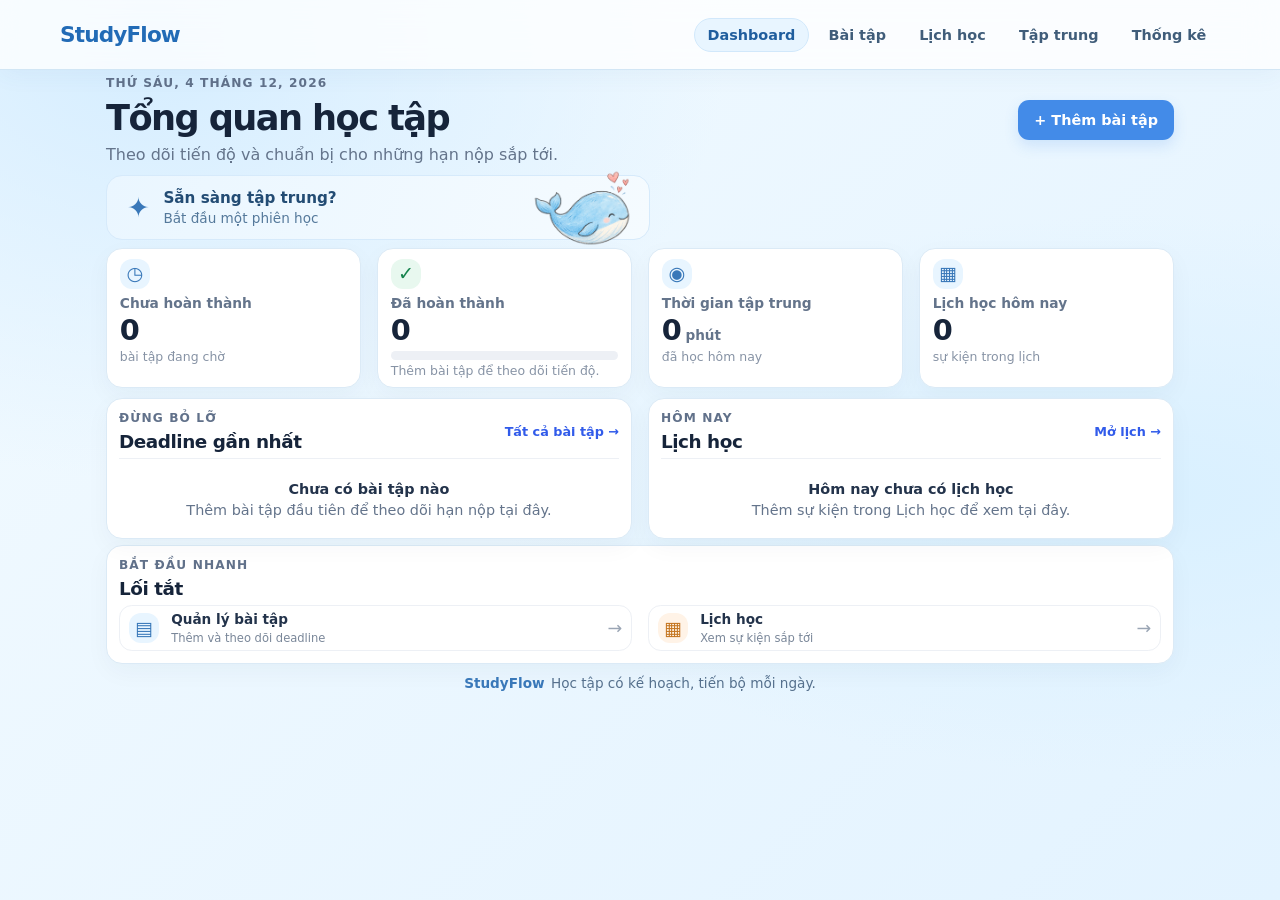
<file: index.html>
<!doctype html>
<html lang="vi">
<head>
  <meta charset="utf-8">
  <meta name="viewport" content="width=device-width, initial-scale=1">
  <meta name="description" content="StudyFlow giúp bạn quản lý bài tập, lịch học, Pomodoro và theo dõi tiến độ học tập trong một nơi.">
  <meta name="theme-color" content="#eaf6ff">
  <meta property="og:type" content="website">
  <meta property="og:site_name" content="StudyFlow">
  <meta property="og:title" content="StudyFlow | Dashboard học tập">
  <meta property="og:description" content="Quản lý bài tập, lịch học, Pomodoro và theo dõi tiến độ học tập.">
  <title>StudyFlow | Dashboard học tập</title>
  <link rel="icon" href="assets/favicon.svg" type="image/svg+xml">
  <link rel="stylesheet" href="css/global.css?v=3">
  <link rel="stylesheet" href="css/dashboard.css?v=3">
  <script src="js/storage.js" defer></script>
  <script src="js/common.js" defer></script>
  <script src="js/dashboard.js" defer></script>
</head>
<body class="dashboard-page">
  <header class="site-header">
    <a class="brand" href="index.html">StudyFlow</a>
    <nav class="site-nav" aria-label="Điều hướng chính">
      <a href="index.html">Dashboard</a>
      <a href="pages/tasks.html">Bài tập</a>
      <a href="pages/calendar.html">Lịch học</a>
      <a href="pages/pomodoro.html">Tập trung</a>
      <a href="pages/analytics.html">Thống kê</a>
    </nav>
  </header>
  <div class="dashboard-layout">
    <main class="dashboard">
      <section class="dashboard-heading" aria-labelledby="dashboard-title">
        <div>
          <p class="dashboard-eyebrow" id="today-label"></p>
          <h1 id="dashboard-title">Tổng quan học tập</h1>
          <p class="dashboard-subtitle">Theo dõi tiến độ và chuẩn bị cho những hạn nộp sắp tới.</p>
        </div>
        <a class="dashboard-primary-link" href="pages/tasks.html">+ Thêm bài tập</a>
      </section>

      <a class="dashboard-focus-link" href="pages/pomodoro.html">
        <span class="dashboard-focus-icon" aria-hidden="true">✦</span>
        <span><strong>Sẵn sàng tập trung?</strong><small>Bắt đầu một phiên học</small></span>
        <img class="studyflow-sketch" src="images/whale-pencil.png" alt="" width="900" height="698" decoding="async">
      </a>

      <section class="dashboard-stats" aria-label="Tổng quan học tập">
        <article class="dashboard-stat">
          <span class="dashboard-stat-icon" aria-hidden="true">◷</span>
          <p>Chưa hoàn thành</p>
          <strong id="pending-count">0</strong>
          <span class="dashboard-stat-note">bài tập đang chờ</span>
        </article>
        <article class="dashboard-stat">
          <span class="dashboard-stat-icon dashboard-stat-icon--green" aria-hidden="true">✓</span>
          <p>Đã hoàn thành</p>
          <strong id="completed-count">0</strong>
          <div class="dashboard-progress-track" role="progressbar" aria-label="Tiến độ hoàn thành bài tập" aria-valuemin="0" aria-valuemax="100" aria-valuenow="0" id="completion-progress">
            <span></span>
          </div>
          <span class="dashboard-stat-note" id="progress-note">0% tổng số bài tập</span>
        </article>
        <article class="dashboard-stat">
          <span class="dashboard-stat-icon dashboard-stat-icon--purple" aria-hidden="true">◉</span>
          <p>Thời gian tập trung</p>
          <strong><span id="focus-minutes">0</span><small class="dashboard-stat-unit"> phút</small></strong>
          <span class="dashboard-stat-note">đã học hôm nay</span>
        </article>
        <article class="dashboard-stat">
          <span class="dashboard-stat-icon dashboard-stat-icon--orange" aria-hidden="true">▦</span>
          <p>Lịch học hôm nay</p>
          <strong id="today-event-count">0</strong>
          <span class="dashboard-stat-note">sự kiện trong lịch</span>
        </article>
      </section>

      <div class="dashboard-content-grid">
        <section class="dashboard-panel" aria-labelledby="deadlines-title">
          <div class="dashboard-panel-heading">
            <div>
              <p class="dashboard-eyebrow">Đừng bỏ lỡ</p>
              <h2 id="deadlines-title">Deadline gần nhất</h2>
            </div>
            <a class="dashboard-text-link" href="pages/tasks.html">Tất cả bài tập <span aria-hidden="true">→</span></a>
          </div>
          <ul class="deadline-list" id="deadline-list" aria-live="polite"></ul>
        </section>

        <section class="dashboard-panel" aria-labelledby="today-events-title">
          <div class="dashboard-panel-heading">
            <div>
              <p class="dashboard-eyebrow">Hôm nay</p>
              <h2 id="today-events-title">Lịch học</h2>
            </div>
            <a class="dashboard-text-link" href="pages/calendar.html">Mở lịch <span aria-hidden="true">→</span></a>
          </div>
          <ul class="today-event-list" id="today-event-list" aria-live="polite"></ul>
        </section>
      </div>

      <section class="dashboard-panel dashboard-quick-actions" aria-labelledby="shortcuts-title">
        <div class="dashboard-panel-heading">
          <div>
            <p class="dashboard-eyebrow">Bắt đầu nhanh</p>
            <h2 id="shortcuts-title">Lối tắt</h2>
          </div>
        </div>
        <div class="shortcut-grid">
          <a class="shortcut-card" href="pages/tasks.html">
            <span class="shortcut-icon shortcut-icon--blue" aria-hidden="true">▤</span>
            <span><strong>Quản lý bài tập</strong><small>Thêm và theo dõi deadline</small></span>
            <span class="shortcut-arrow" aria-hidden="true">→</span>
          </a>
          <a class="shortcut-card" href="pages/calendar.html">
            <span class="shortcut-icon shortcut-icon--orange" aria-hidden="true">▦</span>
            <span><strong>Lịch học</strong><small>Xem sự kiện sắp tới</small></span>
            <span class="shortcut-arrow" aria-hidden="true">→</span>
          </a>
        </div>
      </section>
      <footer class="site-footer"><strong>StudyFlow</strong><span>Học tập có kế hoạch, tiến bộ mỗi ngày.</span></footer>
    </main>
  </div>
</body>
</html>
</file>
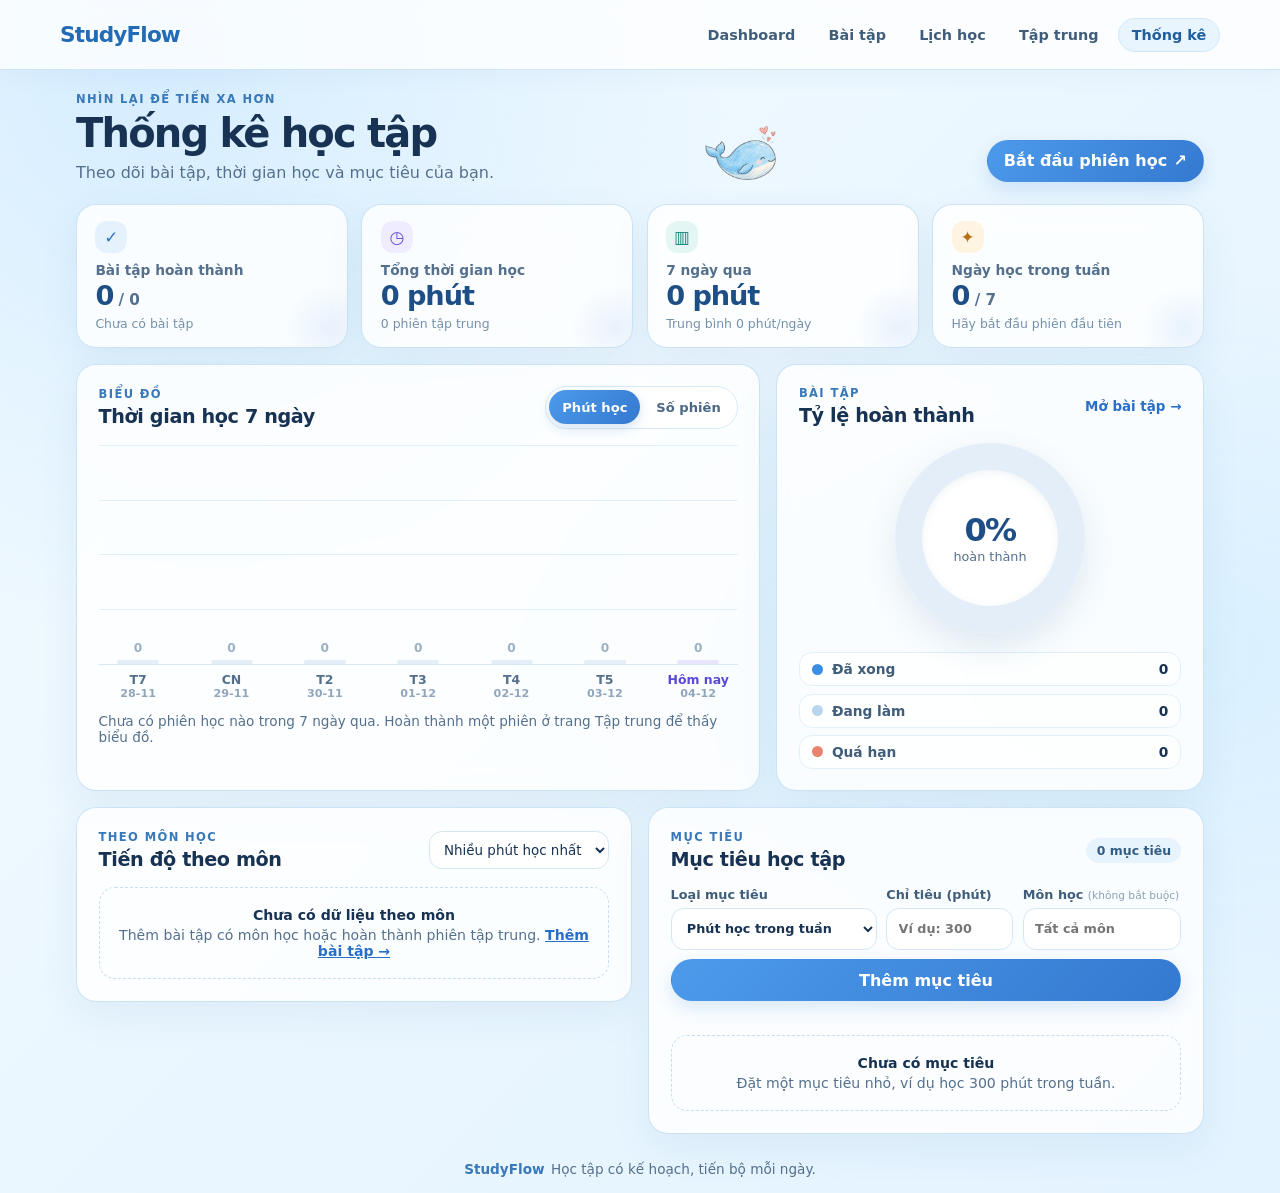
<file: pages/analytics.html>
<!doctype html>
<html lang="vi">
<head>
  <meta charset="utf-8">
  <meta name="viewport" content="width=device-width, initial-scale=1">
  <meta name="description" content="Thống kê bài tập đã hoàn thành, tổng thời gian học, biểu đồ 7 ngày, tiến độ theo môn và mục tiêu học tập trong StudyFlow.">
  <meta name="theme-color" content="#eaf6ff">
  <meta property="og:type" content="website">
  <meta property="og:site_name" content="StudyFlow">
  <meta property="og:title" content="Thống kê học tập | StudyFlow">
  <meta property="og:description" content="Theo dõi bài tập hoàn thành, thời gian học 7 ngày, tiến độ theo môn và mục tiêu học tập.">
  <title>Thống kê học tập | StudyFlow</title>
  <link rel="icon" href="../assets/favicon.svg" type="image/svg+xml">
  <link rel="stylesheet" href="../css/global.css?v=3">
  <link rel="stylesheet" href="../css/analytics.css?v=1">
  <script src="../js/storage.js" defer></script>
  <script src="../js/common.js" defer></script>
  <script src="../js/analytics.js" defer></script>
</head>
<body>
  <header class="site-header">
    <a class="brand" href="../index.html">StudyFlow</a>
    <nav class="site-nav" aria-label="Điều hướng chính">
      <a href="../index.html">Dashboard</a>
      <a href="tasks.html">Bài tập</a>
      <a href="calendar.html">Lịch học</a>
      <a href="pomodoro.html">Tập trung</a>
      <a href="analytics.html">Thống kê</a>
    </nav>
  </header>
  <main class="analytics-page">
    <section class="module-heading" aria-labelledby="analytics-title">
      <div><p class="module-eyebrow">NHÌN LẠI ĐỂ TIẾN XA HƠN</p><h1 id="analytics-title">Thống kê học tập</h1><p id="analytics-subtitle">Theo dõi bài tập, thời gian học và mục tiêu của bạn.</p></div>
      <img class="studyflow-sketch" src="../images/whale-pencil.png" alt="" width="900" height="698" decoding="async">
      <a class="module-link" href="pomodoro.html">Bắt đầu phiên học <span aria-hidden="true">↗</span></a>
    </section>

    <section class="analytics-stats" aria-label="Chỉ số chính">
      <article class="analytics-stat">
        <span class="analytics-stat-icon" aria-hidden="true">✓</span>
        <p>Bài tập hoàn thành</p>
        <strong><span id="stat-completed">0</span><small id="stat-total"> / 0</small></strong>
        <span class="analytics-stat-note" id="stat-completed-note">Chưa có bài tập</span>
      </article>
      <article class="analytics-stat">
        <span class="analytics-stat-icon analytics-stat-icon--violet" aria-hidden="true">◷</span>
        <p>Tổng thời gian học</p>
        <strong id="stat-total-minutes">0 phút</strong>
        <span class="analytics-stat-note" id="stat-session-note">0 phiên tập trung</span>
      </article>
      <article class="analytics-stat">
        <span class="analytics-stat-icon analytics-stat-icon--teal" aria-hidden="true">▥</span>
        <p>7 ngày qua</p>
        <strong id="stat-week-minutes">0 phút</strong>
        <span class="analytics-stat-note" id="stat-week-note">Trung bình 0 phút/ngày</span>
      </article>
      <article class="analytics-stat">
        <span class="analytics-stat-icon analytics-stat-icon--amber" aria-hidden="true">✦</span>
        <p>Ngày học trong tuần</p>
        <strong><span id="stat-active-days">0</span><small> / 7</small></strong>
        <span class="analytics-stat-note" id="stat-active-note">Hãy bắt đầu phiên đầu tiên</span>
      </article>
    </section>

    <div class="analytics-grid analytics-grid--top">
      <section class="analytics-panel" aria-labelledby="chart-title">
        <div class="analytics-panel-heading">
          <div><p class="module-eyebrow">BIỂU ĐỒ</p><h2 id="chart-title">Thời gian học 7 ngày</h2></div>
          <div class="segmented" role="group" aria-label="Chọn chỉ số biểu đồ">
            <button type="button" class="segmented-button" id="chart-metric-minutes" data-metric="minutes" aria-pressed="true">Phút học</button>
            <button type="button" class="segmented-button" id="chart-metric-sessions" data-metric="sessions" aria-pressed="false">Số phiên</button>
          </div>
        </div>
        <ol class="week-chart" id="week-chart" aria-describedby="chart-summary"></ol>
        <ol class="week-chart-labels" id="week-chart-labels" aria-hidden="true"></ol>
        <p class="chart-summary" id="chart-summary" aria-live="polite"></p>
      </section>

      <section class="analytics-panel completion-panel" aria-labelledby="completion-title">
        <div class="analytics-panel-heading">
          <div><p class="module-eyebrow">BÀI TẬP</p><h2 id="completion-title">Tỷ lệ hoàn thành</h2></div>
          <a class="analytics-text-link" href="tasks.html">Mở bài tập <span aria-hidden="true">→</span></a>
        </div>
        <div class="completion-body">
          <div class="completion-ring" id="completion-ring" role="img" aria-label="Chưa có bài tập">
            <div class="completion-ring-center"><strong id="completion-rate">0%</strong><span>hoàn thành</span></div>
          </div>
          <ul class="completion-legend">
            <li><span class="legend-dot legend-dot--done" aria-hidden="true"></span>Đã xong<strong id="legend-completed">0</strong></li>
            <li><span class="legend-dot legend-dot--pending" aria-hidden="true"></span>Đang làm<strong id="legend-pending">0</strong></li>
            <li><span class="legend-dot legend-dot--overdue" aria-hidden="true"></span>Quá hạn<strong id="legend-overdue">0</strong></li>
          </ul>
        </div>
      </section>
    </div>

    <div class="analytics-grid">
      <section class="analytics-panel" aria-labelledby="subjects-title">
        <div class="analytics-panel-heading">
          <div><p class="module-eyebrow">THEO MÔN HỌC</p><h2 id="subjects-title">Tiến độ theo môn</h2></div>
          <label class="subject-sort"><span class="sr-only">Sắp xếp môn học</span>
            <select id="subject-sort">
              <option value="minutes">Nhiều phút học nhất</option>
              <option value="tasks">Nhiều bài tập nhất</option>
              <option value="progress">Tiến độ thấp nhất</option>
              <option value="name">Tên môn A–Z</option>
            </select>
          </label>
        </div>
        <ul class="subject-list" id="subject-list" aria-live="polite"></ul>
      </section>

      <section class="analytics-panel" aria-labelledby="goals-title">
        <div class="analytics-panel-heading">
          <div><p class="module-eyebrow">MỤC TIÊU</p><h2 id="goals-title">Mục tiêu học tập</h2></div>
          <span class="goal-count" id="goal-count">0 mục tiêu</span>
        </div>
        <form id="goal-form" class="goal-form" novalidate>
          <label for="goal-type"><span>Loại mục tiêu</span>
            <select id="goal-type" name="type">
              <option value="weekly-minutes">Phút học trong tuần</option>
              <option value="daily-minutes">Phút học hôm nay</option>
              <option value="completed-tasks">Số bài tập hoàn thành</option>
            </select>
          </label>
          <label for="goal-target"><span id="goal-target-label">Chỉ tiêu (phút)</span>
            <input id="goal-target" name="target" type="number" min="1" max="10000" step="1" inputmode="numeric" required placeholder="Ví dụ: 300">
          </label>
          <label for="goal-subject"><span>Môn học <small>(không bắt buộc)</small></span>
            <input id="goal-subject" name="subject" type="text" maxlength="60" list="goal-subject-options" autocomplete="off" placeholder="Tất cả môn">
            <datalist id="goal-subject-options"></datalist>
          </label>
          <button class="button-primary" id="goal-submit" type="submit">Thêm mục tiêu</button>
        </form>
        <p id="goal-feedback" class="goal-feedback" aria-live="polite"></p>
        <ul class="goal-list" id="goal-list" aria-label="Danh sách mục tiêu"></ul>
      </section>
    </div>
  </main>
  <footer class="site-footer"><strong>StudyFlow</strong><span>Học tập có kế hoạch, tiến bộ mỗi ngày.</span></footer>
</body>
</html>
</file>
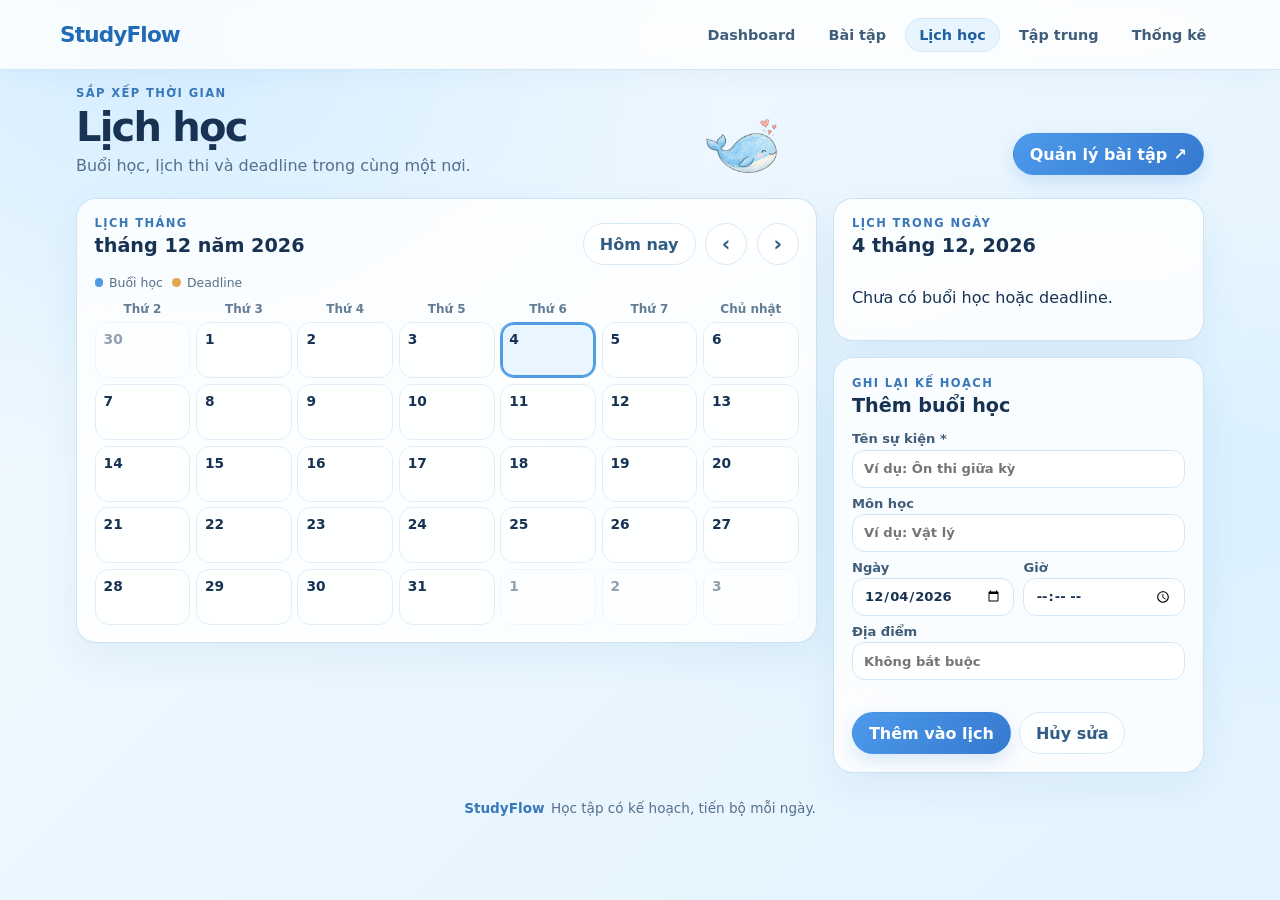
<file: pages/calendar.html>
<!doctype html>
<html lang="vi">
<head>
  <meta charset="utf-8">
  <meta name="viewport" content="width=device-width, initial-scale=1">
  <meta name="description" content="Xem lịch học theo tháng, quản lý buổi học và lịch thi, theo dõi deadline bài tập trong StudyFlow.">
  <meta name="theme-color" content="#eaf6ff">
  <meta property="og:type" content="website">
  <meta property="og:site_name" content="StudyFlow">
  <meta property="og:title" content="Lịch học và deadline | StudyFlow">
  <meta property="og:description" content="Sắp xếp buổi học, lịch thi và deadline bài tập theo tháng.">
  <title>Lịch học và deadline | StudyFlow</title>
  <link rel="icon" href="../assets/favicon.svg" type="image/svg+xml">
  <link rel="stylesheet" href="../css/global.css?v=3">
  <link rel="stylesheet" href="../css/calendar.css?v=3">
  <script src="../js/storage.js" defer></script>
  <script src="../js/common.js" defer></script>
  <script src="../js/calendar.js" defer></script>
</head>
<body>
  <header class="site-header">
    <a class="brand" href="../index.html">StudyFlow</a>
    <nav class="site-nav" aria-label="Điều hướng chính">
      <a href="../index.html">Dashboard</a>
      <a href="tasks.html">Bài tập</a>
      <a href="calendar.html">Lịch học</a>
      <a href="pomodoro.html">Tập trung</a>
      <a href="analytics.html">Thống kê</a>
    </nav>
  </header>
  <main class="calendar-page">
    <section class="module-heading" aria-labelledby="calendar-title">
      <div><p class="module-eyebrow">SẮP XẾP THỜI GIAN</p><h1 id="calendar-title">Lịch học</h1><p>Buổi học, lịch thi và deadline trong cùng một nơi.</p></div>
      <img class="studyflow-sketch" src="../images/whale-pencil.png" alt="" width="900" height="698" decoding="async">
      <a class="module-link" href="tasks.html">Quản lý bài tập <span aria-hidden="true">↗</span></a>
    </section>

    <div class="calendar-layout">
      <section class="calendar-panel" aria-labelledby="month-label">
        <div class="month-toolbar">
          <div><p class="module-eyebrow">LỊCH THÁNG</p><h2 id="month-label" aria-live="polite"></h2></div>
          <div class="month-controls">
            <button id="today-button" class="button-quiet" type="button">Hôm nay</button>
            <button id="previous-month" class="icon-button" type="button" aria-label="Tháng trước">‹</button>
            <button id="next-month" class="icon-button" type="button" aria-label="Tháng sau">›</button>
          </div>
        </div>
        <div class="calendar-legend" aria-label="Chú giải"><span><i class="legend-event"></i>Buổi học</span><span><i class="legend-deadline"></i>Deadline</span></div>
        <div class="calendar-weekdays" aria-hidden="true"><span>Thứ 2</span><span>Thứ 3</span><span>Thứ 4</span><span>Thứ 5</span><span>Thứ 6</span><span>Thứ 7</span><span>Chủ nhật</span></div>
        <div class="calendar-grid" id="calendar-grid" role="group" aria-label="Ngày trong tháng"></div>
      </section>

      <aside class="calendar-side">
        <section class="calendar-panel agenda-panel" aria-labelledby="agenda-title">
          <p class="module-eyebrow">LỊCH TRONG NGÀY</p>
          <h2 id="agenda-title">Chọn một ngày</h2>
          <ul id="agenda-list" class="agenda-list" aria-live="polite"></ul>
          <p id="agenda-empty" class="empty-state">Chưa có buổi học hoặc deadline.</p>
        </section>
        <section class="calendar-panel event-form-panel" aria-labelledby="event-form-title">
          <p class="module-eyebrow">GHI LẠI KẾ HOẠCH</p>
          <h2 id="event-form-title">Thêm buổi học</h2>
          <form id="event-form">
            <input id="event-id" type="hidden">
            <label for="event-title"><span>Tên sự kiện <span aria-hidden="true">*</span></span><input id="event-title" name="title" type="text" maxlength="120" required autocomplete="off" placeholder="Ví dụ: Ôn thi giữa kỳ"></label>
            <label for="event-subject"><span>Môn học</span><input id="event-subject" name="subject" type="text" maxlength="60" autocomplete="off" placeholder="Ví dụ: Vật lý"></label>
            <div class="form-row">
              <label for="event-date"><span>Ngày</span><input id="event-date" name="date" type="date" required></label>
              <label for="event-time"><span>Giờ</span><input id="event-time" name="time" type="time"></label>
            </div>
            <label for="event-location"><span>Địa điểm</span><input id="event-location" name="location" type="text" maxlength="80" autocomplete="off" placeholder="Không bắt buộc"></label>
            <p id="event-feedback" class="form-feedback" aria-live="polite"></p>
            <div class="form-actions"><button class="button-primary" id="event-submit" type="submit">Thêm vào lịch</button><button class="button-quiet" id="event-cancel" type="button" hidden>Hủy sửa</button></div>
          </form>
        </section>
      </aside>
    </div>
  </main>
  <footer class="site-footer"><strong>StudyFlow</strong><span>Học tập có kế hoạch, tiến bộ mỗi ngày.</span></footer>
</body>
</html>
</file>
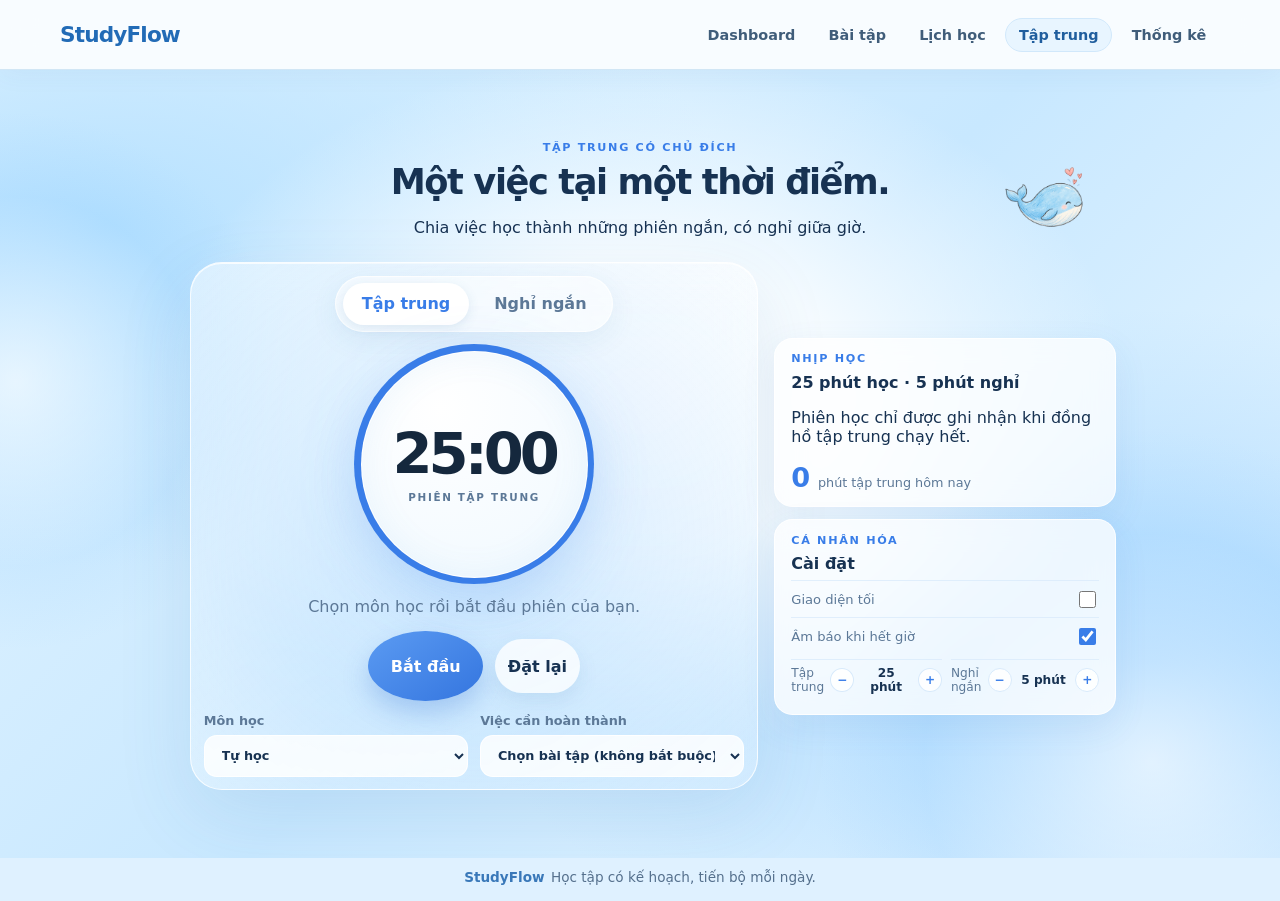
<file: pages/pomodoro.html>
<!doctype html>
<html lang="vi">
<head>
  <meta charset="utf-8">
  <meta name="viewport" content="width=device-width, initial-scale=1">
  <meta name="description" content="Tập trung học với đồng hồ Pomodoro, phiên nghỉ linh hoạt và thống kê thời gian học trong StudyFlow.">
  <meta name="theme-color" content="#dff1ff">
  <meta property="og:type" content="website">
  <meta property="og:site_name" content="StudyFlow">
  <meta property="og:title" content="Đồng hồ Pomodoro | StudyFlow">
  <meta property="og:description" content="Tập trung theo phiên, nghỉ đúng lúc và lưu thời gian học vào StudyFlow.">
  <title>Đồng hồ Pomodoro | StudyFlow</title>
  <link rel="icon" href="../assets/favicon.svg" type="image/svg+xml">
  <link rel="stylesheet" href="../css/global.css?v=3">
  <link rel="stylesheet" href="../css/pomodoro.css?v=3">
  <script src="../js/storage.js" defer></script>
  <script src="../js/common.js" defer></script>
  <script src="../js/pomodoro.js" defer></script>
</head>
<body>
  <header class="site-header">
    <a class="brand" href="../index.html">StudyFlow</a>
    <nav class="site-nav" aria-label="Điều hướng chính">
      <a href="../index.html">Dashboard</a>
      <a href="tasks.html">Bài tập</a>
      <a href="calendar.html">Lịch học</a>
      <a href="pomodoro.html">Tập trung</a>
      <a href="analytics.html">Thống kê</a>
    </nav>
  </header>
  <main>
    <section class="pomodoro-page" data-mode="focus" aria-labelledby="pomodoro-title">
      <div class="page-heading">
        <p class="eyebrow">TẬP TRUNG CÓ CHỦ ĐÍCH</p>
        <h1 id="pomodoro-title">Một việc tại một thời điểm.</h1>
        <p>Chia việc học thành những phiên ngắn, có nghỉ giữa giờ.</p>
        <img class="studyflow-sketch" src="../images/whale-pencil.png" alt="" width="900" height="698" decoding="async">
      </div>

      <div class="pomodoro-layout">
        <section class="timer-card" aria-label="Đồng hồ Pomodoro">
          <div class="timer-modes" role="group" aria-label="Chế độ đồng hồ">
            <button class="mode-button is-active" type="button" data-mode="focus" aria-pressed="true">Tập trung</button>
            <button class="mode-button" type="button" data-mode="break" aria-pressed="false">Nghỉ ngắn</button>
          </div>
          <div class="timer-ring" id="timer-ring">
            <div class="timer-readout">
              <span class="timer-time" id="timer-time" role="timer" aria-live="off">25:00</span>
              <span class="timer-caption" id="timer-caption">SẴN SÀNG TẬP TRUNG</span>
            </div>
          </div>
          <p class="timer-status" id="timer-status" aria-live="polite">Chọn môn học rồi bắt đầu phiên của bạn.</p>
          <div class="timer-controls">
            <button class="button button-primary" id="start-button" type="button">Bắt đầu</button>
            <button class="button button-secondary" id="reset-button" type="button">Đặt lại</button>
          </div>
          <div class="timer-context">
            <label class="subject-field" for="subject-select">
              <span>Môn học</span>
              <select id="subject-select"><option value="Tự học">Tự học</option></select>
            </label>
            <label class="subject-field" for="task-select">
              <span>Việc cần hoàn thành</span>
              <select id="task-select"><option value="">Chọn bài tập (không bắt buộc)</option></select>
            </label>
          </div>
        </section>

        <aside class="session-side">
          <section class="info-card">
            <p class="eyebrow">NHỊP HỌC</p>
            <h2><span id="focus-duration-copy">25</span> phút học · <span id="break-duration-copy">5</span> phút nghỉ</h2>
            <p>Phiên học chỉ được ghi nhận khi đồng hồ tập trung chạy hết.</p>
            <div class="today-total"><strong id="today-minutes">0</strong><span>phút tập trung hôm nay</span></div>
          </section>
          <section class="settings-card" aria-labelledby="settings-title">
            <p class="eyebrow">CÁ NHÂN HÓA</p>
            <h2 id="settings-title">Cài đặt</h2>
            <label class="setting-row" for="dark-mode-toggle"><span>Giao diện tối</span><input id="dark-mode-toggle" type="checkbox"></label>
            <label class="setting-row" for="sound-toggle"><span>Âm báo khi hết giờ</span><input id="sound-toggle" type="checkbox" checked></label>
            <div class="duration-settings" aria-label="Tùy chỉnh thời lượng">
              <div class="duration-setting">
                <span>Tập trung</span>
                <div class="duration-control" role="group" aria-label="Thời lượng tập trung">
                  <button type="button" data-duration="focus" data-step="-5" aria-label="Giảm 5 phút tập trung">−</button>
                  <strong id="focus-duration">25 phút</strong>
                  <button type="button" data-duration="focus" data-step="5" aria-label="Tăng 5 phút tập trung">+</button>
                </div>
              </div>
              <div class="duration-setting">
                <span>Nghỉ ngắn</span>
                <div class="duration-control" role="group" aria-label="Thời lượng nghỉ ngắn">
                  <button type="button" data-duration="break" data-step="-1" aria-label="Giảm 1 phút nghỉ">−</button>
                  <strong id="break-duration">5 phút</strong>
                  <button type="button" data-duration="break" data-step="1" aria-label="Tăng 1 phút nghỉ">+</button>
                </div>
              </div>
            </div>
          </section>
        </aside>
      </div>
    </section>
  </main>
  <footer class="site-footer"><strong>StudyFlow</strong><span>Học tập có kế hoạch, tiến bộ mỗi ngày.</span></footer>
</body>
</html>
</file>
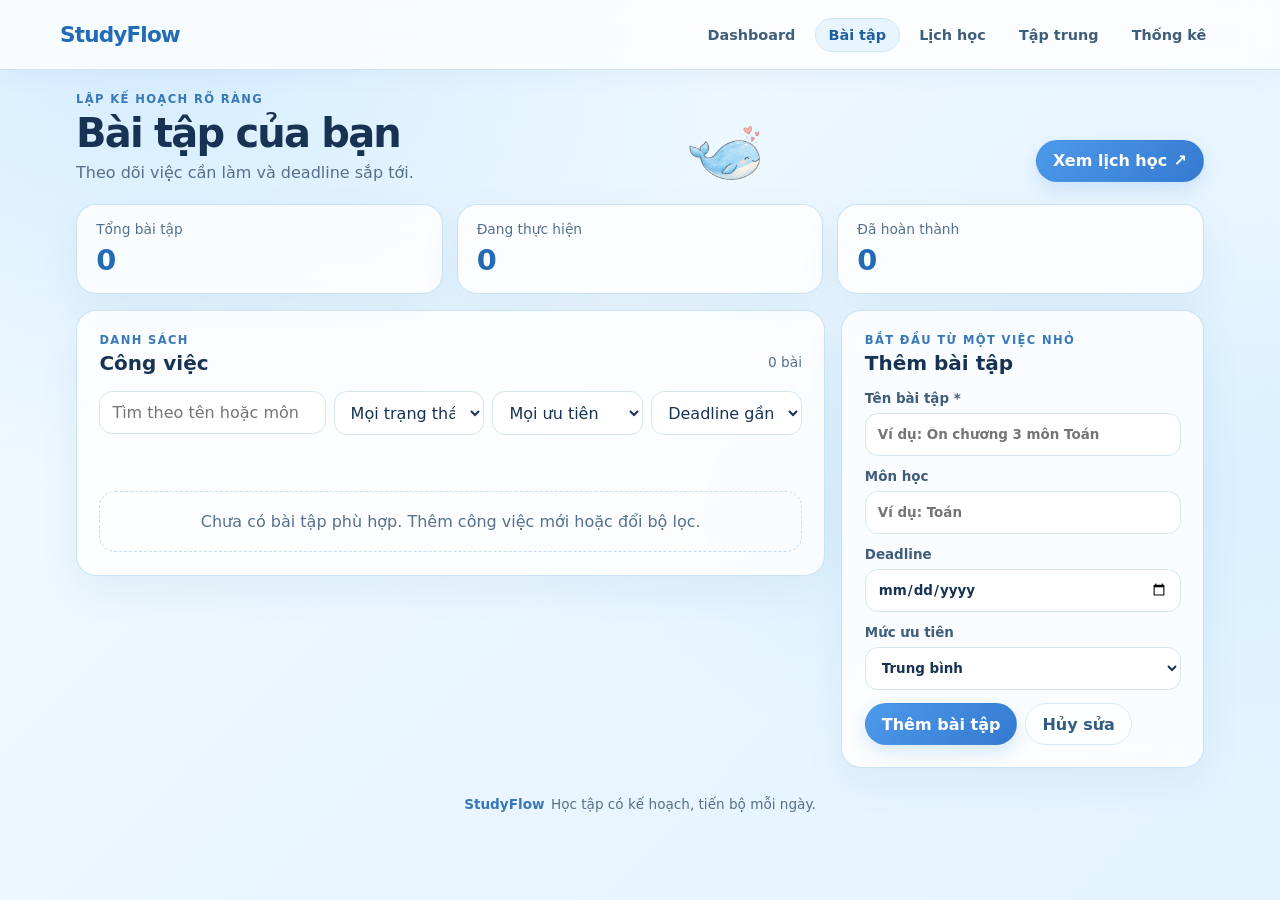
<file: pages/tasks.html>
<!doctype html>
<html lang="vi">
<head>
  <meta charset="utf-8">
  <meta name="viewport" content="width=device-width, initial-scale=1">
  <meta name="description" content="Tạo, sắp xếp và theo dõi bài tập, môn học, deadline và mức ưu tiên trong StudyFlow.">
  <meta name="theme-color" content="#eaf6ff">
  <meta property="og:type" content="website">
  <meta property="og:site_name" content="StudyFlow">
  <meta property="og:title" content="Quản lý bài tập | StudyFlow">
  <meta property="og:description" content="Tạo, sắp xếp và theo dõi bài tập, môn học, deadline và mức ưu tiên.">
  <title>Quản lý bài tập | StudyFlow</title>
  <link rel="icon" href="../assets/favicon.svg" type="image/svg+xml">
  <link rel="stylesheet" href="../css/global.css?v=3">
  <link rel="stylesheet" href="../css/tasks.css?v=3">
  <script src="../js/storage.js" defer></script>
  <script src="../js/common.js" defer></script>
  <script src="../js/tasks.js" defer></script>
</head>
<body>
  <header class="site-header">
    <a class="brand" href="../index.html">StudyFlow</a>
    <nav class="site-nav" aria-label="Điều hướng chính">
      <a href="../index.html">Dashboard</a>
      <a href="tasks.html">Bài tập</a>
      <a href="calendar.html">Lịch học</a>
      <a href="pomodoro.html">Tập trung</a>
      <a href="analytics.html">Thống kê</a>
    </nav>
  </header>
  <main class="tasks-page">
    <section class="module-heading" aria-labelledby="tasks-title">
      <div><p class="module-eyebrow">LẬP KẾ HOẠCH RÕ RÀNG</p><h1 id="tasks-title">Bài tập của bạn</h1><p>Theo dõi việc cần làm và deadline sắp tới.</p></div>
      <img class="studyflow-sketch" src="../images/whale-pencil.png" alt="" width="900" height="698" decoding="async">
      <a class="module-link" href="calendar.html">Xem lịch học <span aria-hidden="true">↗</span></a>
    </section>

    <section class="task-stats" aria-label="Tổng quan bài tập">
      <article><span>Tổng bài tập</span><strong id="task-total">0</strong></article>
      <article><span>Đang thực hiện</span><strong id="task-pending">0</strong></article>
      <article><span>Đã hoàn thành</span><strong id="task-completed">0</strong></article>
    </section>

    <div class="tasks-layout">
      <section class="task-panel task-list-panel" aria-labelledby="task-list-title">
        <div class="panel-title-row"><div><p class="module-eyebrow">DANH SÁCH</p><h2 id="task-list-title">Công việc</h2></div><span id="visible-task-count" class="result-count">0 bài</span></div>
        <div class="task-filters">
          <label class="filter-search"><span class="sr-only">Tìm bài tập</span><input id="task-search" type="search" placeholder="Tìm theo tên hoặc môn học" autocomplete="off"></label>
          <label><span class="sr-only">Lọc trạng thái</span><select id="status-filter"><option value="all">Mọi trạng thái</option><option value="pending">Chưa hoàn thành</option><option value="completed">Đã hoàn thành</option></select></label>
          <label><span class="sr-only">Lọc mức ưu tiên</span><select id="priority-filter"><option value="all">Mọi ưu tiên</option><option value="high">Cao</option><option value="medium">Trung bình</option><option value="low">Thấp</option></select></label>
          <label><span class="sr-only">Sắp xếp deadline</span><select id="sort-order"><option value="asc">Deadline gần nhất</option><option value="desc">Deadline xa nhất</option></select></label>
        </div>
        <p id="task-feedback" class="form-feedback" aria-live="polite"></p>
        <ul class="task-list" id="task-list" aria-label="Danh sách bài tập"></ul>
        <p class="empty-state" id="task-empty" hidden>Chưa có bài tập phù hợp. Thêm công việc mới hoặc đổi bộ lọc.</p>
      </section>

      <section class="task-panel task-form-panel" aria-labelledby="task-form-title">
        <p class="module-eyebrow">BẮT ĐẦU TỪ MỘT VIỆC NHỎ</p>
        <h2 id="task-form-title">Thêm bài tập</h2>
        <form id="task-form">
          <input id="task-id" type="hidden">
          <label for="task-title"><span>Tên bài tập <span aria-hidden="true">*</span></span><input id="task-title" name="title" type="text" maxlength="120" required autocomplete="off" placeholder="Ví dụ: Ôn chương 3 môn Toán"></label>
          <label for="task-subject"><span>Môn học</span><input id="task-subject" name="subject" type="text" maxlength="60" autocomplete="off" placeholder="Ví dụ: Toán"></label>
          <label for="task-due-date"><span>Deadline</span><input id="task-due-date" name="dueDate" type="date" required></label>
          <label for="task-priority"><span>Mức ưu tiên</span><select id="task-priority" name="priority"><option value="medium">Trung bình</option><option value="high">Cao</option><option value="low">Thấp</option></select></label>
          <div class="form-actions"><button class="button-primary" id="task-submit" type="submit">Thêm bài tập</button><button class="button-quiet" id="task-cancel" type="button" hidden>Hủy sửa</button></div>
        </form>
      </section>
    </div>
  </main>
  <footer class="site-footer"><strong>StudyFlow</strong><span>Học tập có kế hoạch, tiến bộ mỗi ngày.</span></footer>
</body>
</html>
</file>
<file: css/global.css>
:root {
  color-scheme: light;
  font-family: Inter, ui-sans-serif, system-ui, -apple-system, BlinkMacSystemFont, "Segoe UI", sans-serif;
  color: #173252;
  background: #eaf6ff;
  font-synthesis: none;
  text-rendering: optimizeLegibility;
  --sky-50: #f5fbff;
  --sky-100: #e7f4ff;
  --sky-200: #cfe8fb;
  --sky-500: #438be8;
  --sky-600: #286fc9;
  --ink: #173252;
  --muted: #55708d;
  --line: #d7e9f7;
  --surface: rgb(255 255 255 / 82%);
  --radius: 1.25rem;
}
* { box-sizing: border-box; }
body { min-width: 320px; min-height: 100vh; margin: 0; background: radial-gradient(ellipse at 12% 5%, #d5edff 0, transparent 36%), radial-gradient(ellipse at 90% 55%, #d9f0ff 0, transparent 40%), linear-gradient(135deg, #f2faff, #e3f3ff); color: var(--ink); }
button, input, select { font: inherit; }
button, a, select { -webkit-tap-highlight-color: transparent; }
a { color: var(--sky-600); }
:focus-visible { outline: 3px solid #65a8ef; outline-offset: 3px; }
.site-header { position: relative; z-index: 5; display: flex; min-height: 70px; align-items: center; justify-content: space-between; gap: 1rem; border-bottom: 1px solid rgb(202 226 244 / 85%); padding: .7rem max(1rem, calc((100vw - 1160px) / 2)); background: rgb(255 255 255 / 78%); box-shadow: 0 5px 24px rgb(50 106 154 / 5%); backdrop-filter: blur(16px); }
.brand { color: #226bb6; font-size: 1.35rem; font-weight: 800; letter-spacing: -.04em; text-decoration: none; }
.site-nav { display: flex; flex-wrap: wrap; justify-content: flex-end; gap: .35rem; margin: 0; }
.site-nav a { border: 1px solid transparent; border-radius: 999px; padding: .5rem .8rem; color: #405d7a; font-size: .9rem; font-weight: 650; text-decoration: none; transition: background .18s ease, color .18s ease; }
.site-nav a:hover, .site-nav a[aria-current="page"] { border-color: #d1e8fb; background: #e8f5ff; color: #205e9e; }
main { max-width: 1160px; margin: 1rem auto; padding: 0 1rem; }
.module-heading { display: flex; align-items: end; justify-content: space-between; gap: 1rem; margin-bottom: 1.4rem; }
.module-heading .studyflow-sketch { width: 84px; height: 58px; flex: 0 0 auto; object-fit: contain; }
.module-heading h1 { margin: .25rem 0; font-size: clamp(1.8rem, 4vw, 2.5rem); letter-spacing: -.045em; }
.module-heading p:last-child { margin: .4rem 0 0; color: var(--muted); }
.module-eyebrow { margin: 0; color: #3978b9; font-size: .72rem; font-weight: 800; letter-spacing: .12em; }
.module-link, .button-primary, .button-quiet, .icon-button { display: inline-flex; min-height: 42px; align-items: center; justify-content: center; gap: .4rem; border: 1px solid var(--line); border-radius: 999px; padding: .65rem 1rem; font-weight: 700; text-decoration: none; cursor: pointer; }
.module-link, .button-primary { border-color: transparent; color: #fff; background: linear-gradient(135deg, #4d9aeb, #3479d0); box-shadow: 0 7px 18px rgb(53 127 204 / 18%); }
.button-quiet, .icon-button { color: #315c83; background: rgb(255 255 255 / 78%); }
.icon-button { width: 42px; padding: .5rem; font-size: 1.3rem; }
.site-footer { display: flex; flex-wrap: wrap; justify-content: center; gap: .4rem; padding: .7rem 1rem 1rem; color: var(--muted); font-size: .85rem; }
.site-footer strong { color: #3978b9; }
.sr-only { position: absolute; width: 1px; height: 1px; overflow: hidden; clip: rect(0, 0, 0, 0); white-space: nowrap; clip-path: inset(50%); }
@media (max-width: 700px) {
  .site-header { align-items: flex-start; flex-direction: column; gap: .45rem; padding: .8rem 1rem; }
  .site-nav { justify-content: flex-start; gap: .2rem; }
  .site-nav a { padding: .45rem .65rem; font-size: .84rem; }
  main { margin: 1.25rem auto; }
  .module-heading { align-items: flex-start; flex-direction: column; }
  .module-heading .studyflow-sketch { align-self: center; width: 68px; height: 46px; }
}
@media (min-width: 1000px) and (max-height: 760px) {
  .site-header { min-height: 60px; padding-block: .4rem; }
  main { margin-block: .55rem; }
  .site-footer { padding-block: .25rem .55rem; }
}
@media (prefers-reduced-motion: reduce) { *, *::before, *::after { scroll-behavior: auto !important; transition-duration: .01ms !important; animation-duration: .01ms !important; animation-iteration-count: 1 !important; } }
</file>
<file: css/dashboard.css>
.dashboard-page {
  display: flex;
  min-height: 100vh;
  flex-direction: column;
}

.dashboard-layout {
  flex: 1;
}

.dashboard-layout > .dashboard {
  width: 100%;
  max-width: 1100px;
  margin: 0 auto;
  padding: .4rem 1rem .3rem;
}

.dashboard {
  padding-bottom: .75rem;
}

.dashboard-heading,
.dashboard-panel-heading,
.dashboard-progress-copy {
  display: flex;
  align-items: center;
  justify-content: space-between;
  gap: 1rem;
}

.dashboard-heading {
  margin-bottom: .7rem;
}

.dashboard-eyebrow {
  margin: 0 0 .4rem;
  color: #61718a;
  font-size: .76rem;
  font-weight: 750;
  letter-spacing: .09em;
  text-transform: uppercase;
}

.dashboard-heading h1 {
  margin: 0;
  color: #16243a;
  font-size: clamp(1.75rem, 3.6vw, 2.2rem);
  letter-spacing: -.045em;
}

.dashboard-subtitle {
  margin: .45rem 0 0;
  color: #64748b;
}

.dashboard-primary-link {
  flex: 0 0 auto;
  border-radius: .7rem;
  background: #438be8;
  box-shadow: 0 6px 14px #438be82b;
  color: white;
  font-size: .9rem;
  font-weight: 700;
  padding: .75rem 1rem;
  text-decoration: none;
  transition: background .18s ease, transform .18s ease;
}

.dashboard-primary-link:hover {
  background: #286fc9;
  transform: translateY(-1px);
}

.dashboard-focus-link {
  position: relative;
  isolation: isolate;
  display: flex;
  width: min(100%, 34rem);
  align-items: center;
  gap: .85rem;
  margin-bottom: .5rem;
  border: 1px solid #d6eafb;
  border-radius: 1rem;
  background: linear-gradient(110deg, #eaf6ff, #f5fbff);
  padding: .8rem 9rem .8rem 1.25rem;
  color: #3978b9;
  text-decoration: none;
  transition: background .18s ease, transform .18s ease;
}

.dashboard-focus-link .studyflow-sketch { position: absolute; z-index: -1; top: 50%; right: .5rem; width: 118px; height: 78px; object-fit: contain; transform: translateY(-50%); }

.dashboard-focus-link:hover {
  transform: translateY(-1px);
  background: #e2f2ff;
}

.dashboard-focus-link:focus-visible {
  outline: 3px solid #8cc7f5;
  outline-offset: 3px;
}

.dashboard-focus-icon {
  color: #3978b9;
  font-size: 1.7rem;
  line-height: 1;
}

.dashboard-focus-link strong,
.dashboard-focus-link small {
  display: block;
}

.dashboard-focus-link strong {
  color: #234c74;
  font-size: .95rem;
}

.dashboard-focus-link small {
  margin-top: .2rem;
  color: #55799b;
  font-size: .85rem;
}

.dashboard-stats {
  display: grid;
  grid-template-columns: repeat(4, minmax(0, 1fr));
  gap: 1rem;
  margin-bottom: .6rem;
}

.dashboard-stat,
.dashboard-panel {
  border: 1px solid #dbeaf6;
  border-radius: 1rem;
  background: #fff;
  box-shadow: 0 8px 24px #1b31500a;
}

.dashboard-stat {
  min-height: 112px;
  padding: .6rem .8rem;
}

.dashboard-stat-icon,
.shortcut-icon {
  display: inline-grid;
  flex: 0 0 auto;
  place-items: center;
  width: 1.9rem;
  height: 1.9rem;
  border-radius: .75rem;
  background: #e8f5ff;
  color: #3978b9;
  font-size: 1.2rem;
  font-weight: 800;
}

.dashboard-stat-icon--green {
  background: #e8f8ef;
  color: #16834d;
}

.dashboard-stat > p,
.dashboard-progress-copy p {
  margin: .4rem 0 .1rem;
  color: #64748b;
  font-size: .86rem;
  font-weight: 600;
}

.dashboard-stat > strong,
.dashboard-progress-copy strong {
  color: #16243a;
  font-size: 1.8rem;
  letter-spacing: -.04em;
}

.dashboard-stat-unit {
  color: #64748b;
  font-size: .85rem;
  font-weight: 600;
  letter-spacing: 0;
}

.dashboard-stat-note {
  display: block;
  margin-top: .15rem;
  color: #8793a5;
  font-size: .78rem;
}

.dashboard-progress-stat {
  display: flex;
  flex-direction: column;
  justify-content: center;
}

.dashboard-progress-copy p {
  margin: 0 0 .3rem;
}

.dashboard-progress-copy strong {
  font-size: 1.55rem;
}

.dashboard-progress-track {
  overflow: hidden;
  height: .55rem;
  margin: .25rem 0 .2rem;
  border-radius: 99px;
  background: #edf0f5;
}

.dashboard-progress-track span {
  display: block;
  width: 0;
  height: 100%;
  border-radius: inherit;
  background: linear-gradient(90deg, #315bea, #7d69f5);
  transition: width .35s ease;
}

.dashboard-content-grid {
  display: grid;
  grid-template-columns: repeat(2, minmax(0, 1fr));
  align-items: start;
  gap: 1rem;
}

.dashboard-panel {
  min-width: 0;
  padding: .75rem;
}

.dashboard-panel-heading {
  margin-bottom: .35rem;
}

.dashboard-panel-heading h2 {
  margin: 0;
  color: #16243a;
  font-size: 1.15rem;
  letter-spacing: -.025em;
}

.dashboard-text-link {
  flex: 0 0 auto;
  color: #315bea;
  font-size: .8rem;
  font-weight: 700;
  text-decoration: none;
}

.dashboard-text-link:hover {
  text-decoration: underline;
}

.deadline-list {
  margin: 0;
  padding: 0;
  list-style: none;
}

.deadline-item {
  display: flex;
  align-items: center;
  gap: .85rem;
  border-top: 1px solid #edf0f5;
  padding: .15rem 0;
}

.deadline-date {
  display: grid;
  flex: 0 0 2.5rem;
  place-items: center;
  min-height: 1.8rem;
  border-radius: .75rem;
  background: #f1f4fa;
  color: #40516b;
  font-size: .72rem;
  font-weight: 750;
  line-height: 1.15;
  text-align: center;
}

.deadline-date--urgent {
  background: #fff0ed;
  color: #c3442e;
}

.deadline-copy {
  min-width: 0;
  flex: 1;
}

.deadline-title {
  overflow: hidden;
  margin: 0;
  color: #23334b;
  font-size: .9rem;
  font-weight: 700;
  text-overflow: ellipsis;
  white-space: nowrap;
}

.deadline-subtitle {
  overflow: hidden;
  margin: .22rem 0 0;
  color: #7a8799;
  font-size: .76rem;
  text-overflow: ellipsis;
  white-space: nowrap;
}

.deadline-badge {
  flex: 0 0 auto;
  border-radius: 99px;
  background: #edf3ff;
  color: #3659bd;
  font-size: .7rem;
  font-weight: 750;
  padding: .25rem .4rem;
}

.deadline-badge--urgent {
  background: #fff0ed;
  color: #b93924;
}

.deadline-empty {
  border-top: 1px solid #edf0f5;
  padding: 1.4rem .2rem .5rem;
  color: #64748b;
  font-size: .9rem;
  text-align: center;
}

.deadline-empty strong {
  display: block;
  margin-bottom: .3rem;
  color: #23334b;
}

.today-event-list {
  margin: 0;
  padding: 0;
  list-style: none;
}

.today-event-item {
  display: flex;
  align-items: center;
  gap: .8rem;
  border-top: 1px solid #edf0f5;
  padding: .4rem 0;
}

.today-event-time {
  flex: 0 0 3.6rem;
  border-radius: .6rem;
  background: #f1f4ff;
  color: #3659bd;
  font-size: .78rem;
  font-weight: 750;
  padding: .35rem .3rem;
  text-align: center;
}

.dashboard-quick-actions {
  margin-top: .35rem;
}

.shortcut-grid {
  display: grid;
  grid-template-columns: repeat(2, minmax(0, 1fr));
  gap: 1rem;
}

.shortcut-card {
  display: flex;
  align-items: center;
  gap: .75rem;
  border-top: 1px solid #edf0f5;
  padding: .85rem 0;
  color: inherit;
  text-decoration: none;
}

.shortcut-grid .shortcut-card {
  border: 1px solid #edf0f5;
  border-radius: .8rem;
  padding: .35rem .55rem;
}

.shortcut-card:hover strong {
  color: #315bea;
}

.shortcut-card > span:nth-child(2) {
  min-width: 0;
  flex: 1;
}

.shortcut-card strong,
.shortcut-card small {
  display: block;
}

.shortcut-card strong {
  color: #23334b;
  font-size: .85rem;
}

.shortcut-card small {
  margin-top: .2rem;
  color: #7a8799;
  font-size: .72rem;
}

.shortcut-icon--blue {
  background: #e8f5ff;
  color: #3978b9;
}

.shortcut-icon--orange {
  background: #fff3e7;
  color: #c57723;
}

.shortcut-icon--purple {
  background: #f2edff;
  color: #7853c9;
}

.shortcut-arrow {
  color: #9aa5b4;
  font-size: 1.1rem;
}

.dashboard-footer {
  padding: 1.4rem 0 .4rem;
  color: #8793a5;
  font-size: .75rem;
}

.dashboard-footer span {
  padding: 0 .25rem;
}

@media (max-width: 1100px) {
  .dashboard-stats {
    grid-template-columns: repeat(2, minmax(0, 1fr));
  }
}

@media (max-width: 760px) {
  .dashboard-layout > .dashboard {
    padding-top: 1.5rem;
  }

  .dashboard-content-grid {
    grid-template-columns: 1fr;
  }
}

@media (max-width: 560px) {
  .dashboard-heading {
    align-items: flex-start;
    flex-direction: column;
  }

  .dashboard-stats {
    grid-template-columns: 1fr 1fr;
    gap: .7rem;
  }

  .dashboard-stat {
    min-height: 137px;
    padding: .9rem;
  }

  .dashboard-progress-stat {
    grid-column: 1 / -1;
    min-height: 120px;
  }

  .shortcut-grid {
    grid-template-columns: 1fr;
    gap: .5rem;
  }

  .dashboard-panel {
    padding: 1rem;
  }

  .dashboard-focus-link { padding-right: 5.5rem; }
  .dashboard-focus-link .studyflow-sketch { right: .2rem; width: 82px; height: 58px; opacity: .7; }

  .deadline-item {
    gap: .6rem;
  }

  .deadline-badge {
    max-width: 5.2rem;
    text-align: center;
  }
}

@media (prefers-reduced-motion: reduce) {
  .dashboard-primary-link,
  .dashboard-focus-link,
  .dashboard-progress-track span {
    transition: none;
  }
}
</file>
<file: css/analytics.css>
/* Giao diện Thống kê – thành viên 5 (Vũ Trường Giang) */
.analytics-page {
  --done: #3a8fe0;
  --done-2: #5fb2f2;
  --pending: #b9d6ef;
  --overdue: #e8836f;
  --violet: #7c6cf0;
  --teal: #2fa59a;
  --amber: #d48a2c;
  padding-top: .4rem;
}

/* Thẻ chỉ số */
.analytics-stats { display: grid; grid-template-columns: repeat(4, minmax(0, 1fr)); gap: .85rem; margin-bottom: 1rem; }
.analytics-stat, .analytics-panel { border: 1px solid rgb(198 224 244 / 90%); border-radius: var(--radius); background: var(--surface); box-shadow: 0 14px 40px rgb(34 94 143 / 7%); backdrop-filter: blur(12px); }
.analytics-stat { position: relative; overflow: hidden; padding: 1rem 1.15rem; animation: analytics-rise .45s ease both; transition: transform .2s ease, box-shadow .2s ease; }
.analytics-stat:nth-child(2) { animation-delay: .05s; }
.analytics-stat:nth-child(3) { animation-delay: .1s; }
.analytics-stat:nth-child(4) { animation-delay: .15s; }
.analytics-stat:hover { transform: translateY(-2px); box-shadow: 0 18px 44px rgb(34 94 143 / 12%); }
.analytics-stat::after { position: absolute; right: -1.6rem; bottom: -1.6rem; width: 5.5rem; height: 5.5rem; border-radius: 50%; background: radial-gradient(circle, rgb(67 139 232 / 10%), transparent 70%); content: ""; }
.analytics-stat-icon { display: inline-grid; width: 2rem; height: 2rem; place-items: center; border-radius: .75rem; color: #2f74c0; background: #e5f2fe; font-size: 1.05rem; font-weight: 800; }
.analytics-stat-icon--violet { color: #6450d8; background: #efecff; }
.analytics-stat-icon--teal { color: #1f8a80; background: #e3f6f3; }
.analytics-stat-icon--amber { color: #b56f16; background: #fff3e2; }
.analytics-stat > p { margin: .55rem 0 .15rem; color: var(--muted); font-size: .86rem; font-weight: 650; }
.analytics-stat > strong { display: block; color: #1d4f86; font-size: 1.7rem; letter-spacing: -.04em; line-height: 1.15; font-variant-numeric: tabular-nums; }
.analytics-stat > strong small { color: var(--muted); font-size: .95rem; font-weight: 650; letter-spacing: 0; }
.analytics-stat-note { display: block; margin-top: .25rem; color: #7590ab; font-size: .78rem; }

/* Lưới và khung */
.analytics-grid { display: grid; grid-template-columns: repeat(2, minmax(0, 1fr)); align-items: start; gap: 1rem; margin-bottom: 1rem; }
.analytics-grid--top { grid-template-columns: minmax(0, 1.6fr) minmax(260px, 1fr); align-items: stretch; }
.analytics-panel { min-width: 0; padding: clamp(1rem, 2vw, 1.35rem); animation: analytics-rise .5s .1s ease both; }
.analytics-panel-heading { display: flex; flex-wrap: wrap; align-items: center; justify-content: space-between; gap: .75rem; margin-bottom: 1rem; }
.analytics-panel-heading h2 { margin: .25rem 0 0; font-size: 1.2rem; letter-spacing: -.02em; }
.analytics-text-link { color: var(--sky-600); font-size: .84rem; font-weight: 700; text-decoration: none; }
.analytics-text-link:hover { text-decoration: underline; }

/* Nút chọn chỉ số */
.segmented { display: inline-flex; gap: .2rem; border: 1px solid var(--line); border-radius: 999px; padding: .2rem; background: rgb(255 255 255 / 80%); }
.segmented-button { min-height: 34px; border: 0; border-radius: 999px; padding: .35rem .8rem; color: #4a6785; background: transparent; font-size: .82rem; font-weight: 700; cursor: pointer; transition: background .18s ease, color .18s ease; }
.segmented-button:hover { color: #205e9e; }
.segmented-button[aria-pressed="true"] { color: #fff; background: linear-gradient(135deg, #4d9aeb, #3479d0); box-shadow: 0 4px 12px rgb(53 127 204 / 22%); }

/* Biểu đồ 7 ngày */
.week-chart { position: relative; display: grid; grid-template-columns: repeat(7, minmax(0, 1fr)); align-items: end; gap: clamp(.35rem, 1.4vw, .9rem); height: 220px; margin: 0; border-bottom: 1px solid var(--line); padding: 1.4rem 0 0; list-style: none; background: repeating-linear-gradient(to top, transparent 0, transparent calc(25% - 1px), rgb(207 232 251 / 60%) calc(25% - 1px), rgb(207 232 251 / 60%) 25%); }
.week-chart-item { display: flex; height: 100%; flex-direction: column; align-items: center; justify-content: flex-end; gap: .3rem; }
.week-chart-value { color: #315c83; font-size: .76rem; font-weight: 750; font-variant-numeric: tabular-nums; }
.week-chart-bar { width: min(100%, 2.6rem); height: var(--bar, 0%); min-height: 4px; border-radius: .7rem .7rem .3rem .3rem; background: linear-gradient(180deg, var(--done-2), var(--done)); box-shadow: 0 8px 18px rgb(58 143 224 / 22%); transform-origin: bottom; animation: analytics-bar .6s cubic-bezier(.2, .8, .2, 1) both; transition: height .4s ease, filter .18s ease; }
.week-chart-item:nth-child(2) .week-chart-bar { animation-delay: .04s; }
.week-chart-item:nth-child(3) .week-chart-bar { animation-delay: .08s; }
.week-chart-item:nth-child(4) .week-chart-bar { animation-delay: .12s; }
.week-chart-item:nth-child(5) .week-chart-bar { animation-delay: .16s; }
.week-chart-item:nth-child(6) .week-chart-bar { animation-delay: .2s; }
.week-chart-item:nth-child(7) .week-chart-bar { animation-delay: .24s; }
.week-chart-item.is-empty .week-chart-bar { background: #e3eef8; box-shadow: none; }
.week-chart-item.is-empty .week-chart-value { color: #9ab0c5; }
.week-chart-item.is-today .week-chart-bar { background: linear-gradient(180deg, #8b7ff5, var(--violet)); box-shadow: 0 8px 18px rgb(124 108 240 / 28%); }
.week-chart-item.is-today.is-empty .week-chart-bar { background: #e9e5ff; box-shadow: none; }
.week-chart-item:hover .week-chart-bar { filter: brightness(1.07) saturate(1.1); }
.week-chart-labels { display: grid; grid-template-columns: repeat(7, minmax(0, 1fr)); gap: clamp(.35rem, 1.4vw, .9rem); margin: .45rem 0 0; padding: 0; list-style: none; }
.week-chart-labels li { display: grid; color: var(--muted); font-size: .78rem; font-weight: 700; text-align: center; }
.week-chart-labels li small { color: #91a6bb; font-size: .7rem; font-weight: 600; }
.week-chart-labels li.is-today { color: #5a49d6; }
.chart-summary { min-height: 1.2em; margin: .85rem 0 0; color: var(--muted); font-size: .85rem; }
.chart-summary strong { color: var(--ink); }

/* Vòng hoàn thành */
.completion-panel { display: flex; flex-direction: column; }
.completion-body { display: flex; flex: 1; flex-direction: column; align-items: center; justify-content: center; gap: 1.2rem; }
.completion-ring { --done-deg: 0deg; --pending-deg: 0deg; --overdue-deg: 0deg; --a: var(--done-deg); --b: calc(var(--done-deg) + var(--pending-deg)); --c: calc(var(--b) + var(--overdue-deg)); position: relative; display: grid; width: min(190px, 60vw); aspect-ratio: 1; place-items: center; border-radius: 50%; background: conic-gradient(var(--done) 0 var(--a), var(--pending) var(--a) var(--b), var(--overdue) var(--b) var(--c), #e3eef8 var(--c) 360deg); box-shadow: 0 14px 34px rgb(34 94 143 / 12%); animation: analytics-spin-in .7s cubic-bezier(.2, .8, .2, 1) both; }
.completion-ring.is-empty { background: conic-gradient(#e3eef8 0 360deg); }
.completion-ring-center { display: grid; width: 72%; aspect-ratio: 1; place-content: center; border-radius: 50%; background: #fff; box-shadow: inset 0 2px 8px rgb(34 94 143 / 8%); text-align: center; }
.completion-ring-center strong { color: #1d4f86; font-size: 2rem; letter-spacing: -.05em; font-variant-numeric: tabular-nums; }
.completion-ring-center span { color: var(--muted); font-size: .8rem; }
.completion-legend { display: grid; width: 100%; gap: .45rem; margin: 0; padding: 0; list-style: none; }
.completion-legend li { display: flex; align-items: center; gap: .55rem; border: 1px solid #e3eff9; border-radius: .8rem; padding: .5rem .75rem; color: #405d7a; background: rgb(255 255 255 / 70%); font-size: .86rem; font-weight: 600; }
.completion-legend strong { margin-left: auto; color: var(--ink); font-variant-numeric: tabular-nums; }
.legend-dot { width: .7rem; height: .7rem; flex: 0 0 auto; border-radius: 50%; }
.legend-dot--done { background: var(--done); }
.legend-dot--pending { background: var(--pending); }
.legend-dot--overdue { background: var(--overdue); }

/* Tiến độ theo môn */
.subject-sort select { min-height: 38px; border: 1px solid #d4e6f4; border-radius: .8rem; padding: .4rem .65rem; color: var(--ink); background: #fff; font-size: .84rem; }
.subject-list, .goal-list { display: grid; gap: .65rem; margin: 0; padding: 0; list-style: none; }
.subject-item { display: grid; gap: .5rem; border: 1px solid #dfedf8; border-radius: 1rem; padding: .8rem .9rem; background: rgb(255 255 255 / 78%); transition: border-color .18s ease, transform .18s ease; }
.subject-item:hover { border-color: #c4def3; transform: translateX(2px); }
.subject-row { display: flex; align-items: baseline; justify-content: space-between; gap: .75rem; }
.subject-name { display: flex; min-width: 0; align-items: center; gap: .5rem; margin: 0; font-size: .95rem; }
.subject-name span:last-child { overflow: hidden; text-overflow: ellipsis; white-space: nowrap; }
.subject-swatch { width: .65rem; height: .65rem; flex: 0 0 auto; border-radius: .25rem; background: var(--swatch, var(--done)); }
.subject-minutes { flex: 0 0 auto; color: #315c83; font-size: .82rem; font-weight: 750; font-variant-numeric: tabular-nums; }
.subject-meta { display: flex; flex-wrap: wrap; justify-content: space-between; gap: .3rem .75rem; margin: 0; color: var(--muted); font-size: .78rem; }
.progress-track { overflow: hidden; height: .5rem; border-radius: 999px; background: #e7f1fa; }
.progress-fill { display: block; width: 0; height: 100%; border-radius: inherit; background: linear-gradient(90deg, var(--swatch, var(--done)), color-mix(in srgb, var(--swatch, var(--done)) 65%, #fff)); transform-origin: left; animation: analytics-grow .7s cubic-bezier(.2, .8, .2, 1) both; }

/* Mục tiêu */
.goal-count { border-radius: 999px; padding: .3rem .65rem; color: #315d83; background: #e8f4fd; font-size: .78rem; font-weight: 700; }
.goal-form { display: grid; grid-template-columns: minmax(0, 1.3fr) minmax(0, .8fr) minmax(0, 1fr); align-items: end; gap: .6rem; }
.goal-form label { display: grid; gap: .35rem; color: #405d7a; font-size: .8rem; font-weight: 650; }
.goal-form small { color: #8aa0b6; font-weight: 500; }
.goal-form input, .goal-form select { width: 100%; min-height: 42px; border: 1px solid #d4e6f4; border-radius: .8rem; padding: .55rem .7rem; color: var(--ink); background: #fff; }
.goal-form input[aria-invalid="true"] { border-color: #e8a395; background: #fff9f7; }
.goal-form .button-primary { grid-column: 1 / -1; transition: transform .18s ease, box-shadow .18s ease; }
.goal-form .button-primary:hover { transform: translateY(-1px); box-shadow: 0 10px 22px rgb(53 127 204 / 26%); }
.goal-feedback { min-height: 1.2em; margin: .55rem 0; color: #a6473d; font-size: .84rem; }
.goal-feedback.is-success { color: #23784b; }
.goal-item { display: grid; grid-template-columns: auto minmax(0, 1fr) auto; align-items: center; gap: .75rem; border: 1px solid #dfedf8; border-radius: 1rem; padding: .8rem .85rem; background: rgb(255 255 255 / 78%); animation: analytics-rise .35s ease both; }
.goal-item.is-achieved { border-color: #bfe5cf; background: linear-gradient(110deg, #f1fbf5, rgb(255 255 255 / 85%)); }
.goal-ring { --pct: 0; display: grid; width: 2.9rem; height: 2.9rem; place-items: center; border-radius: 50%; background: conic-gradient(var(--done) calc(var(--pct) * 1%), #e5f0fa 0); }
.goal-ring span { display: grid; width: 76%; height: 76%; place-items: center; border-radius: 50%; color: #1d4f86; background: #fff; font-size: .7rem; font-weight: 800; font-variant-numeric: tabular-nums; }
.goal-item.is-achieved .goal-ring { background: conic-gradient(#2fa36b calc(var(--pct) * 1%), #e1f3e9 0); }
.goal-item.is-achieved .goal-ring span { color: #1f7a4d; }
.goal-copy { min-width: 0; }
.goal-copy h3 { overflow-wrap: anywhere; margin: 0; font-size: .92rem; }
.goal-copy p { margin: .2rem 0 .45rem; color: var(--muted); font-size: .78rem; }
.goal-item.is-achieved .goal-copy p { color: #23784b; }
.goal-item .progress-fill { background: linear-gradient(90deg, var(--done), var(--done-2)); }
.goal-item.is-achieved .progress-fill { background: linear-gradient(90deg, #2fa36b, #6fcf9b); }
.goal-delete { border: 0; border-radius: .55rem; padding: .4rem .55rem; color: #a6473d; background: #fff0ed; font-size: .78rem; font-weight: 650; cursor: pointer; transition: background .18s ease; }
.goal-delete:hover { background: #ffe2dc; }

.analytics-empty { border: 1px dashed #c8deef; border-radius: 1rem; padding: 1.2rem; color: var(--muted); font-size: .88rem; text-align: center; }
.analytics-empty strong { display: block; margin-bottom: .25rem; color: var(--ink); }
.analytics-empty a { font-weight: 700; }

@keyframes analytics-rise { from { opacity: 0; transform: translateY(8px); } to { opacity: 1; transform: none; } }
@keyframes analytics-bar { from { transform: scaleY(0); } to { transform: scaleY(1); } }
@keyframes analytics-grow { from { transform: scaleX(0); } to { transform: scaleX(1); } }
@keyframes analytics-spin-in { from { opacity: 0; transform: rotate(-90deg) scale(.85); } to { opacity: 1; transform: none; } }

@media (max-width: 1000px) {
  .analytics-stats { grid-template-columns: repeat(2, minmax(0, 1fr)); }
  .analytics-grid, .analytics-grid--top { grid-template-columns: 1fr; }
}
@media (max-width: 560px) {
  .analytics-stats { gap: .55rem; }
  .analytics-stat { padding: .8rem; }
  .analytics-stat > strong { font-size: 1.4rem; }
  .analytics-stat > p { font-size: .78rem; }
  .week-chart { height: 180px; }
  .week-chart-value { font-size: .68rem; }
  .goal-form { grid-template-columns: 1fr 1fr; }
  .goal-form label:first-child { grid-column: 1 / -1; }
  .goal-item { grid-template-columns: auto minmax(0, 1fr); }
  .goal-delete { grid-column: 2; justify-self: start; }
}
@media (min-width: 1000px) and (max-height: 760px) {
  .module-heading { margin-bottom: .65rem; }
  .analytics-stats { gap: .6rem; margin-bottom: .65rem; }
  .analytics-stat { padding: .6rem .85rem; }
  .analytics-panel { padding: .9rem; }
  .week-chart { height: 180px; }
}
</file>
<file: css/calendar.css>
.calendar-page { padding-top: 0; }
.calendar-layout { display: grid; grid-template-columns: minmax(0, 1.5fr) minmax(290px, .75fr); align-items: start; gap: 1rem; }
.calendar-panel { min-width: 0; border: 1px solid rgb(198 224 244 / 90%); border-radius: var(--radius); padding: clamp(.8rem, 1.5vw, 1.1rem); background: var(--surface); box-shadow: 0 14px 40px rgb(34 94 143 / 7%); backdrop-filter: blur(12px); }
.month-toolbar, .month-controls, .calendar-legend { display: flex; align-items: center; justify-content: space-between; gap: .6rem; }
.month-toolbar h2, .calendar-panel h2 { margin: .25rem 0 .9rem; font-size: 1.2rem; }
.month-controls { justify-content: flex-end; }
.calendar-legend { justify-content: flex-start; margin: .2rem 0 .75rem; color: var(--muted); font-size: .78rem; }
.calendar-legend span { display: inline-flex; align-items: center; gap: .35rem; }
.calendar-legend i, .day-marker { width: .55rem; height: .55rem; border-radius: 50%; background: #4f9ce3; }
.calendar-legend .legend-deadline, .day-marker.deadline-marker { background: #e2a64d; }
.calendar-weekdays, .calendar-grid { display: grid; grid-template-columns: repeat(7, minmax(0, 1fr)); gap: .35rem; }
.calendar-weekdays { margin-bottom: .4rem; color: #637d95; font-size: .75rem; font-weight: 700; text-align: center; }
.calendar-grid { grid-auto-rows: minmax(56px, auto); }
.calendar-grid.is-six-week { grid-auto-rows: minmax(44px, auto); }
.calendar-day { position: relative; display: flex; min-width: 0; flex-direction: column; align-items: flex-start; gap: .25rem; border: 1px solid #e0edf7; border-radius: .85rem; padding: .5rem; color: var(--ink); background: rgb(255 255 255 / 72%); text-align: left; cursor: pointer; }
.calendar-day:hover { border-color: #8fc2eb; background: #f5fbff; }
.calendar-day.is-outside { opacity: .46; }
.calendar-day.is-today { border-color: #4f9ce3; background: #eaf6ff; }
.calendar-day.is-selected { box-shadow: inset 0 0 0 2px #4f9ce3; }
.calendar-day-number { font-size: .86rem; font-weight: 750; }
.day-markers { display: flex; flex-wrap: wrap; gap: .22rem; }
.day-marker { width: .42rem; height: .42rem; }
.calendar-side { display: grid; gap: 1rem; }
.agenda-list { display: grid; max-height: 6rem; gap: .35rem; overflow-y: auto; margin: 0; padding: 0; list-style: none; }
.agenda-item { display: grid; grid-template-columns: auto minmax(0, 1fr) auto; align-items: center; gap: .15rem .45rem; border: 1px solid #dfedf8; border-radius: .75rem; padding: .4rem .55rem; background: rgb(255 255 255 / 76%); }
.agenda-copy { grid-column: 2; grid-row: 1 / span 2; }
.agenda-time { grid-column: 1; grid-row: 1; }
.agenda-kind { grid-column: 1; grid-row: 2; }
.agenda-actions { grid-column: 3; grid-row: 1 / span 2; }
.agenda-time { min-width: 3rem; color: #286fc9; font-size: .78rem; font-weight: 750; }
.agenda-copy { min-width: 0; }
.agenda-copy strong, .agenda-copy span { display: block; overflow-wrap: anywhere; }
.agenda-copy strong { font-size: .85rem; }
.agenda-copy span { margin-top: .2rem; color: var(--muted); font-size: .76rem; }
.agenda-kind { color: #526e88; font-size: .7rem; }
.agenda-actions { display: flex; gap: .25rem; }
.agenda-actions button { border: 0; border-radius: .5rem; padding: .35rem; color: #286fc9; background: #edf7ff; font-size: .72rem; cursor: pointer; }
.agenda-actions button:disabled { display: none; }
.agenda-empty { color: var(--muted); font-size: .85rem; }
.form-row { display: grid; grid-template-columns: 1fr 1fr; gap: .6rem; }
#event-form { display: grid; gap: .5rem; }
#event-form label { display: grid; min-width: 0; gap: .2rem; color: #405d7a; font-size: .82rem; font-weight: 650; }
#event-form input { min-width: 0; min-height: 38px; border: 1px solid #d4e6f4; border-radius: .8rem; padding: .5rem .7rem; color: var(--ink); background: #fff; }
#event-form input:focus-visible { border-color: #65a8ef; }
.event-form-panel .form-actions { display: flex; flex-wrap: wrap; gap: .5rem; }
.event-form-panel .form-feedback { min-height: 1.2em; margin: 0; color: #a6473d; font-size: .85rem; }
@media (max-width: 850px) { .calendar-layout { grid-template-columns: 1fr; } .calendar-side { grid-template-columns: 1fr 1fr; } }
@media (max-width: 560px) { .calendar-side { grid-template-columns: 1fr; } .calendar-grid { gap: .2rem; grid-auto-rows: minmax(55px, auto); } .calendar-day { border-radius: .6rem; padding: .3rem; } .calendar-weekdays { font-size: .64rem; } .month-toolbar { align-items: flex-start; flex-direction: column; } .month-controls { width: 100%; justify-content: flex-start; } }
@media (min-width: 1000px) and (max-height: 760px) {
  .module-heading { margin-bottom: .5rem; }
  .calendar-grid { grid-auto-rows: minmax(42px, auto); }
  .calendar-grid.is-six-week { grid-auto-rows: minmax(35px, auto); }
  .calendar-panel { padding: .65rem; }
  .calendar-side { gap: .5rem; }
  .month-toolbar h2 { margin-bottom: .45rem; }
  #event-form { gap: .35rem; }
  #event-form input { min-height: 35px; padding-block: .4rem; }
}
</file>
<file: css/pomodoro.css>
body:has(.pomodoro-page) { background: #dff1ff; }
main:has(.pomodoro-page) { max-width: none; margin: 0; padding: 0; }

/* ===== GỐC TỶ LỆ =====
   1em = 16px khi cửa sổ ~1280x720. Mọi kích thước bên dưới đều dùng em,
   nên chỉ cần đổi font-size này là toàn bộ giao diện (kể cả chữ) co giãn theo.
   - 1.25vw : giới hạn theo chiều rộng
   - (100svh - 112px)/40 : giới hạn theo chiều cao (112px ~ chiều cao header),
     để nội dung luôn vừa một màn hình, không bị cuộn. */
.pomodoro-page {
  font-size: clamp(7px, min(1.25vw, calc((100svh - 112px) / 40)), 34px);

  --pomodoro-accent: #397de8; --pomodoro-accent-light: #8dc9ff; --pomodoro-ink: #173252;
  --pomodoro-muted: #5c7897; --pomodoro-card: rgb(255 255 255 / 76%); --pomodoro-track: #d8eafb;
  position: relative; display: flex; min-height: calc(100svh - 112px); overflow: hidden;
  flex-direction: column; align-items: center; justify-content: center;
  padding: .8em 1.25em .6em; color: var(--pomodoro-ink);
  background: radial-gradient(ellipse at 50% 42%, #fff 0, #f5fbff 23%, transparent 54%), radial-gradient(ellipse at 8% 20%, #b6e1ff 0, transparent 38%), radial-gradient(ellipse at 90% 75%, #abd9ff 0, transparent 42%), linear-gradient(135deg, #e5f5ff 0%, #c8e8ff 50%, #edf8ff 100%);
}
.pomodoro-page::before, .pomodoro-page::after { position: absolute; z-index: 0; width: 34em; aspect-ratio: 1; border-radius: 50%; background: radial-gradient(circle, rgb(255 255 255 / 56%), rgb(100 183 255 / 10%) 48%, transparent 70%); content: ""; pointer-events: none; }
.pomodoro-page::before { top: 5%; left: -16em; }
.pomodoro-page::after { right: -13em; bottom: -15em; width: 42em; }
.pomodoro-page[data-mode="break"] { --pomodoro-accent: #248dbf; --pomodoro-accent-light: #8fe0f2; background: radial-gradient(ellipse at 50% 42%, #fff 0, #f4fdff 24%, transparent 56%), radial-gradient(ellipse at 8% 20%, #b6f0ff 0, transparent 38%), radial-gradient(ellipse at 90% 75%, #abe4f5 0, transparent 42%), linear-gradient(135deg, #e5faff 0%, #c8efff 50%, #edfaff 100%); }
.pomodoro-page[data-theme="dark"] { --pomodoro-ink: #edf6ff; --pomodoro-muted: #bad1e8; --pomodoro-card: rgb(21 45 76 / 82%); --pomodoro-track: #325476; background: radial-gradient(ellipse at 50% 42%, #264e78 0, #193b60 30%, transparent 60%), linear-gradient(135deg, #102c4b, #173e67 55%, #102d4c); }

/* ===== TIÊU ĐỀ ===== */
.page-heading { position: relative; z-index: 1; width: min(100%, 56.25em); margin: 0 0 .6em; text-align: center; }
.page-heading .studyflow-sketch { position: absolute; top: 50%; right: 0; width: 5.75em; height: 4em; object-fit: contain; transform: translateY(-50%); }
.page-heading h1 { margin: .2em 0; font-size: 2.2em; letter-spacing: -.04em; }
.page-heading > p:last-child, .info-card > p:last-child { color: var(--pomodoro-muted); }
.page-heading > p:last-child { margin: .3em 0; font-size: 1em; }
.eyebrow { margin: 0; color: var(--pomodoro-accent); font-size: .7em; font-weight: 800; letter-spacing: .15em; }

/* ===== BỐ CỤC 2 CỘT ===== */
.pomodoro-layout { position: relative; z-index: 1; display: grid; width: min(100%, 56.25em); grid-template-columns: minmax(0, 1.35fr) minmax(0, .75fr); align-items: center; justify-items: center; gap: 1em; }

/* ===== THẺ ĐỒNG HỒ ===== */
.timer-card { position: relative; isolation: isolate; display: flex; width: 100%; overflow: hidden; flex-direction: column; align-items: center; justify-content: center; border: 1px solid rgb(255 255 255 / 78%); border-radius: 2em; padding: .8em; background: linear-gradient(145deg, rgb(255 255 255 / 48%), rgb(255 255 255 / 18%)); box-shadow: 0 1.5em 4.7em rgb(51 115 174 / 12%), inset 0 1px rgb(255 255 255 / 85%); backdrop-filter: blur(18px); }
.timer-card::before { position: absolute; z-index: -1; inset: -30%; border-radius: 50%; background: radial-gradient(ellipse, color-mix(in srgb, var(--pomodoro-accent-light) 35%, transparent), transparent 62%); content: ""; animation: timer-glow 12s ease-in-out infinite alternate; }
.timer-card > * { position: relative; }
@keyframes timer-glow { from { transform: translate(-5%, -4%) scale(.92); } to { transform: translate(6%, 5%) scale(1.08); } }

.timer-modes { display: flex; gap: .35em; padding: .38em; border: 1px solid rgb(255 255 255 / 75%); border-radius: 999px; background: rgb(255 255 255 / 55%); box-shadow: 0 .5em 1.75em rgb(43 100 155 / 8%); }
.mode-button { border: 0; border-radius: 999px; padding: .7em 1.2em; color: var(--pomodoro-muted); background: transparent; font: inherit; font-weight: 700; cursor: pointer; }
.mode-button.is-active { color: var(--pomodoro-accent); background: #fff; box-shadow: 0 .2em .75em rgb(43 100 155 / 12%); }

.timer-ring { display: grid; width: 15em; aspect-ratio: 1; place-items: center; margin: .8em 0 .5em; border-radius: 50%; background: conic-gradient(var(--pomodoro-accent) var(--progress, 100%), rgb(255 255 255 / 72%) 0); filter: drop-shadow(0 1em 1.7em color-mix(in srgb, var(--pomodoro-accent) 20%, transparent)); transition: background .7s ease, filter .7s ease; }
.timer-readout { display: flex; width: calc(100% - .8em); height: calc(100% - .8em); flex-direction: column; align-items: center; justify-content: center; border: 1px solid rgb(255 255 255 / 90%); border-radius: 50%; background: radial-gradient(circle at 35% 25%, #fff, #f3faff 76%); box-shadow: inset 0 0 2.2em rgb(94 163 220 / 8%); }
.pomodoro-page[data-theme="dark"] .timer-readout { background: radial-gradient(circle at 35% 25%, #274e74, #193653 76%); }
.timer-time { color: #15283d; font-variant-numeric: tabular-nums; font-size: 3.6em; font-weight: 750; letter-spacing: -.07em; line-height: 1; }
.pomodoro-page[data-theme="dark"] .timer-time { color: #f1f7ff; }
.timer-caption { margin-top: .8em; color: var(--pomodoro-muted); font-size: .65em; font-weight: 800; letter-spacing: .16em; }
.timer-status { min-height: 1.5em; margin: .3em 0 .6em; color: var(--pomodoro-muted); text-align: center; }

.timer-controls { display: flex; align-items: center; gap: .75em; margin-bottom: .75em; }
.button { min-width: 7em; border: 0; border-radius: 999px; padding: .9em 1.4em; font: inherit; font-weight: 750; cursor: pointer; transition: transform .18s ease, box-shadow .18s ease; }
.button:hover { transform: translateY(-2px); }
.button:focus-visible, .mode-button:focus-visible, .pomodoro-page input:focus-visible, .pomodoro-page select:focus-visible, .duration-control button:focus-visible { outline: 3px solid #78b6ff; outline-offset: 3px; }
.button-primary { min-width: 4.4em; min-height: 4.4em; border-radius: 50%; color: #fff; background: linear-gradient(145deg, #5b9bf2, #3475df); box-shadow: 0 .75em 1.6em rgb(50 112 207 / 28%); }
.button-secondary { min-width: 3.4em; min-height: 3.4em; padding: .8em; color: var(--pomodoro-ink); background: rgb(255 255 255 / 76%); box-shadow: 0 .5em 1.25em rgb(43 100 155 / 10%); }

.timer-context { display: grid; width: min(100%, 35em); grid-template-columns: 1fr 1fr; gap: .75em; }
.subject-field { display: grid; min-width: 0; gap: .5em; color: var(--pomodoro-muted); font-size: .8em; font-weight: 650; }
.subject-field select { width: 100%; border: 1px solid rgb(255 255 255 / 90%); border-radius: 1em; padding: .9em 1em; color: var(--pomodoro-ink); background: rgb(255 255 255 / 82%); font: inherit; }

/* ===== CỘT PHẢI ===== */
.session-side { display: grid; width: 100%; grid-template-columns: 1fr; gap: .75em; }
.info-card, .settings-card { border: 1px solid rgb(255 255 255 / 82%); border-radius: 1.15em; padding: .85em 1em; background: var(--pomodoro-card); box-shadow: 0 .75em 2.2em rgb(51 115 174 / 9%); backdrop-filter: blur(14px); }
.info-card h2, .settings-card h2 { margin: .45em 0; font-size: 1em; }
.info-card > p:last-child { margin: .5em 0; font-size: .82em; line-height: 1.45; }
.today-total { display: flex; align-items: baseline; gap: .55em; margin-top: .7em; }
.today-total strong { color: var(--pomodoro-accent); font-size: 1.7em; letter-spacing: -.04em; }
.today-total span { color: var(--pomodoro-muted); font-size: .8em; }

.setting-row { display: flex; align-items: center; justify-content: space-between; gap: 1.2em; padding: .5em 0; border-top: 1px solid color-mix(in srgb, var(--pomodoro-track) 75%, transparent); color: var(--pomodoro-muted); font-size: .82em; }
.setting-row input { width: 1.3em; height: 1.3em; accent-color: var(--pomodoro-accent); }
.duration-settings { display: grid; grid-template-columns: 1fr 1fr; gap: .55em; margin-top: .3em; }
.duration-setting { display: flex; align-items: center; justify-content: space-between; gap: .5em; padding: .5em 0; border-top: 1px solid color-mix(in srgb, var(--pomodoro-track) 75%, transparent); color: var(--pomodoro-muted); font-size: .76em; }
.duration-control { display: flex; align-items: center; gap: .45em; }
.duration-control strong { min-width: 4.3em; color: var(--pomodoro-ink); text-align: center; font-size: 1em; font-variant-numeric: tabular-nums; }
.duration-control button { display: grid; width: 2em; height: 2em; place-items: center; border: 1px solid var(--pomodoro-track); border-radius: 50%; color: var(--pomodoro-accent); background: rgb(255 255 255 / 86%); font: inherit; font-weight: 750; cursor: pointer; }
.duration-control button:disabled { cursor: not-allowed; opacity: .45; }

/* ===== GIAO DIỆN TỐI: sửa chữ/nút bị mờ như trong ảnh 2 ===== */
.pomodoro-page[data-theme="dark"] .timer-modes { background: rgb(15 36 62 / 70%); border-color: rgb(255 255 255 / 18%); }
.pomodoro-page[data-theme="dark"] .mode-button:not(.is-active) { color: #cfe3f7; }
.pomodoro-page[data-theme="dark"] .button-secondary { color: #edf6ff; background: rgb(255 255 255 / 16%); }
.pomodoro-page[data-theme="dark"] .subject-field select { color: #edf6ff; background: rgb(15 36 62 / 75%); border-color: rgb(255 255 255 / 20%); }
.pomodoro-page[data-theme="dark"] .duration-control button { background: rgb(15 36 62 / 80%); }

/* ===== ĐIỆN THOẠI DỌC: chuyển 1 cột, co theo chiều rộng ===== */
@media (max-width: 700px) {
  .pomodoro-page { font-size: clamp(9px, 3.6vw, 16px); justify-content: flex-start; min-height: auto; padding: 1em .8em; }
  .pomodoro-layout { grid-template-columns: minmax(0, 1fr); }
  .page-heading .studyflow-sketch { width: 4em; height: 2.8em; }
  .timer-ring { width: min(15em, 68vw); }
  .timer-context { grid-template-columns: 1fr; }
}

@media (prefers-reduced-motion: reduce) { .pomodoro-page::before, .pomodoro-page::after, .timer-card::before { animation: none; } *, *::before, *::after { scroll-behavior: auto !important; transition-duration: .01ms !important; } }
</file>
<file: css/tasks.css>
/* Giao diện Bài tập – thành viên 2 */
.tasks-page { padding-top: .4rem; }
.task-stats { display: grid; grid-template-columns: repeat(3, minmax(0, 1fr)); gap: .85rem; margin-bottom: 1rem; }
.task-stats article, .task-panel { border: 1px solid rgb(198 224 244 / 90%); border-radius: var(--radius); background: var(--surface); box-shadow: 0 14px 40px rgb(34 94 143 / 7%); backdrop-filter: blur(12px); }
.task-stats article { display: grid; gap: .35rem; padding: 1rem 1.2rem; }
.task-stats article span, .result-count { color: var(--muted); font-size: .86rem; }
.task-stats article strong { color: #236bb5; font-size: 1.8rem; }
.tasks-layout { display: grid; grid-template-columns: minmax(0, 1.55fr) minmax(270px, .75fr); align-items: start; gap: 1rem; }
.task-panel { min-width: 0; padding: clamp(1rem, 2vw, 1.4rem); }
.panel-title-row { display: flex; align-items: center; justify-content: space-between; gap: 1rem; }
.panel-title-row h2, .task-form-panel h2 { margin: .25rem 0 1rem; font-size: 1.25rem; }
.task-filters { display: grid; grid-template-columns: minmax(150px, 1.5fr) repeat(3, minmax(125px, 1fr)); gap: .5rem; }
.task-filters input, .task-filters select, #task-form input, #task-form select, #event-form input { width: 100%; min-height: 43px; border: 1px solid #d4e6f4; border-radius: .8rem; padding: .65rem .75rem; color: var(--ink); background: #fff; }
.task-list { display: grid; gap: .65rem; margin: .9rem 0 0; padding: 0; list-style: none; }
.task-item { display: grid; grid-template-columns: auto minmax(0, 1fr) auto auto; align-items: center; gap: .8rem; border: 1px solid #dfedf8; border-radius: 1rem; padding: .85rem; background: rgb(255 255 255 / 78%); }
.task-item.is-overdue { border-color: #f0c7bd; background: #fff9f7; }
.task-item.is-complete .task-item-content h3 { color: #71869b; text-decoration: line-through; }
.task-complete { display: grid; width: 1.6rem; height: 1.6rem; place-items: center; border: 2px solid #9abbd6; border-radius: .55rem; color: white; background: #fff; cursor: pointer; }
.task-complete[aria-pressed="true"] { border-color: #3988d5; background: #3988d5; }
.task-item-content { min-width: 0; }
.task-item-content h3 { overflow-wrap: anywhere; margin: 0; font-size: .96rem; }
.task-item-content p { margin: .25rem 0 0; color: var(--muted); font-size: .8rem; }
.priority-badge { border-radius: 999px; padding: .35rem .55rem; color: #315d83; background: #e8f4fd; font-size: .75rem; font-weight: 700; white-space: nowrap; }
.priority-high { color: #a6473d; background: #fff0ed; }
.priority-low { color: #397352; background: #e9f7ee; }
.is-overdue .task-item-content p { color: #a6473d; }
.task-actions { display: flex; gap: .3rem; }
.icon-action { border: 0; border-radius: .55rem; padding: .4rem .5rem; color: #286fc9; background: #edf7ff; font-size: .78rem; cursor: pointer; }
.danger-action { color: #a6473d; background: #fff0ed; }
#task-form, #event-form { display: grid; gap: .85rem; }
#task-form label, #event-form label { display: grid; gap: .4rem; color: #405d7a; font-size: .84rem; font-weight: 650; }
.form-actions { display: flex; flex-wrap: wrap; gap: .5rem; }
.form-feedback { min-height: 1.2em; margin: .6rem 0; color: #a6473d; font-size: .85rem; }
.empty-state { margin: 1rem 0 0; border: 1px dashed #c8deef; border-radius: 1rem; padding: 1.25rem; color: var(--muted); text-align: center; }
@media (max-width: 920px) { .tasks-layout { grid-template-columns: 1fr; } .task-form-panel { order: -1; } }
@media (max-width: 700px) { .task-filters { grid-template-columns: 1fr 1fr; } .filter-search { grid-column: 1 / -1; } }
@media (max-width: 480px) { .task-stats { gap: .5rem; } .task-stats article { padding: .75rem; } .task-stats article span { font-size: .74rem; } .task-item { grid-template-columns: auto minmax(0, 1fr) auto; gap: .55rem; } .priority-badge { grid-column: 2; justify-self: start; } .task-actions { grid-column: 3; grid-row: 1 / span 2; flex-direction: column; } }
@media (min-width: 1000px) and (max-height: 760px) {
  .module-heading { margin-bottom: .65rem; }
  .task-stats { gap: .6rem; margin-bottom: .65rem; }
  .task-stats article { padding: .55rem .8rem; }
  .task-panel { padding: .8rem; }
  #task-form { gap: .5rem; }
  #task-form label { gap: .2rem; }
  #task-form input, #task-form select, .task-filters input, .task-filters select { min-height: 37px; padding-block: .45rem; }
}
</file>
